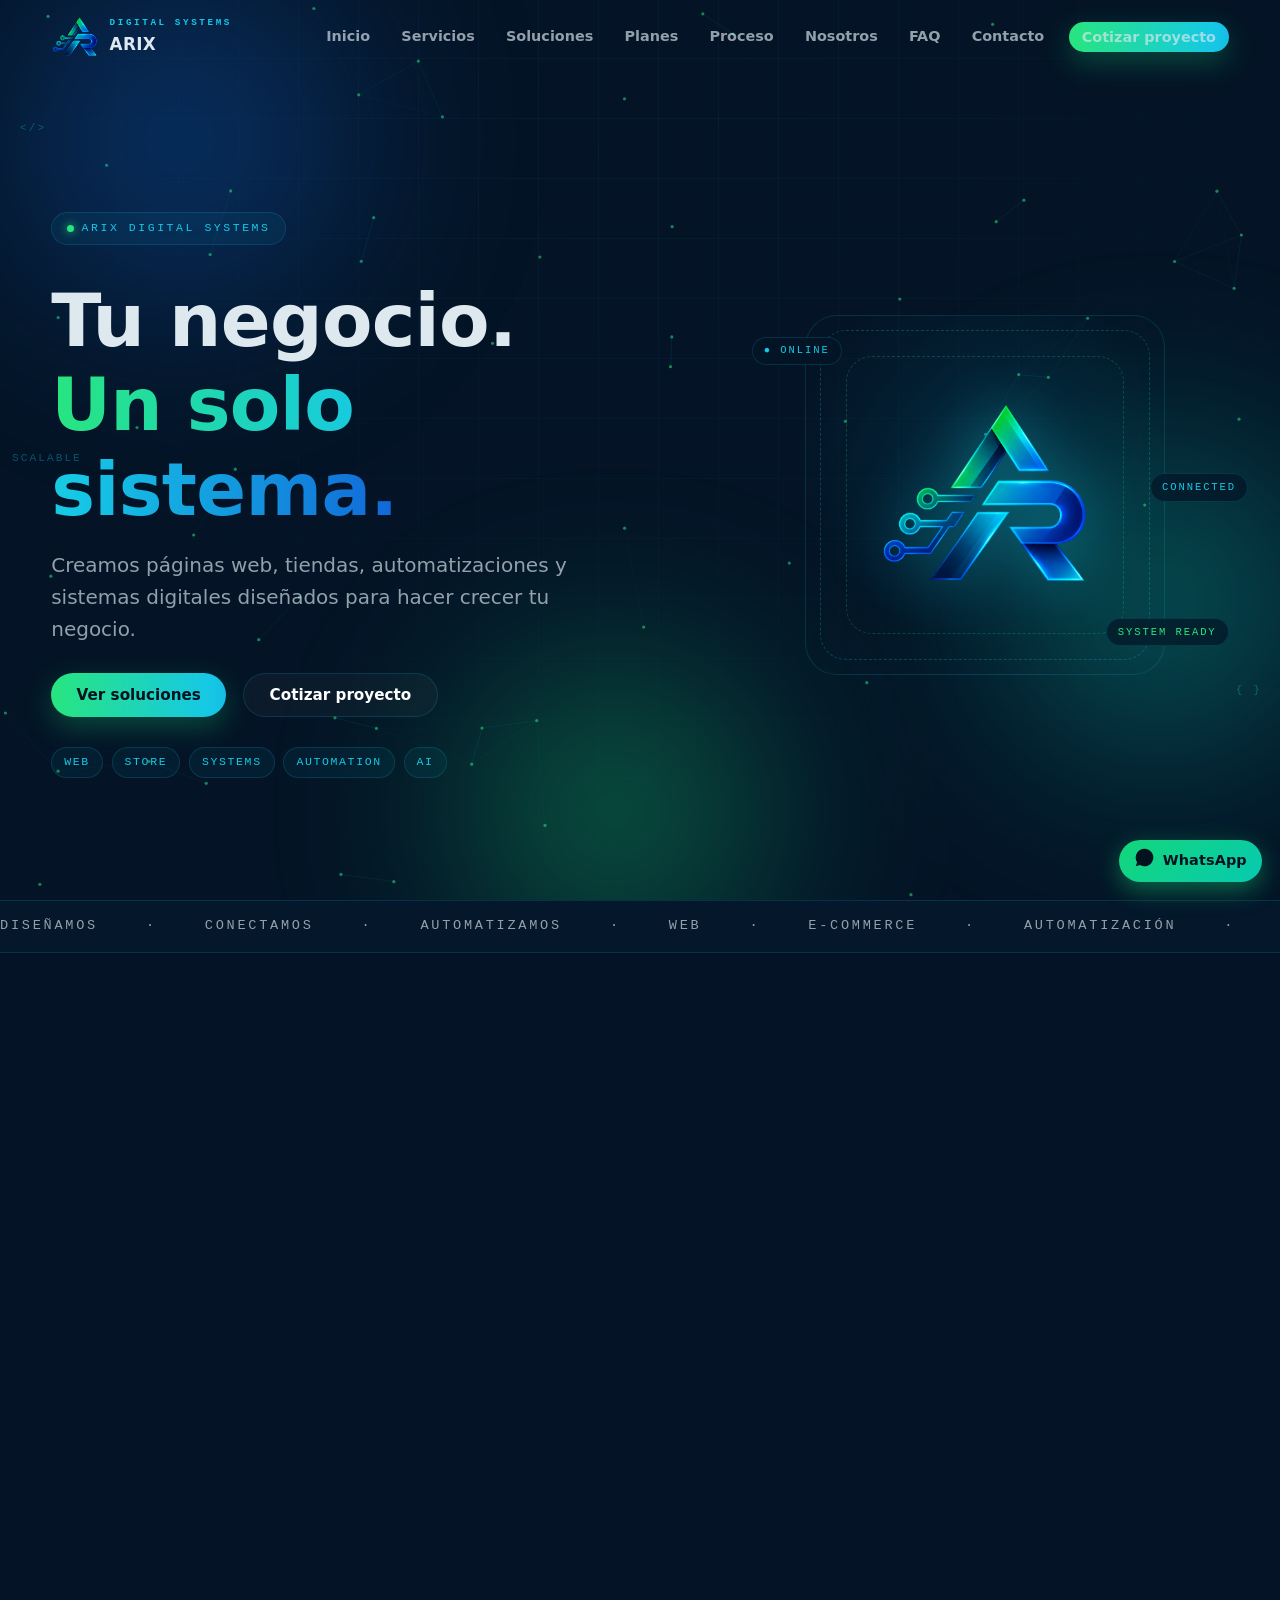
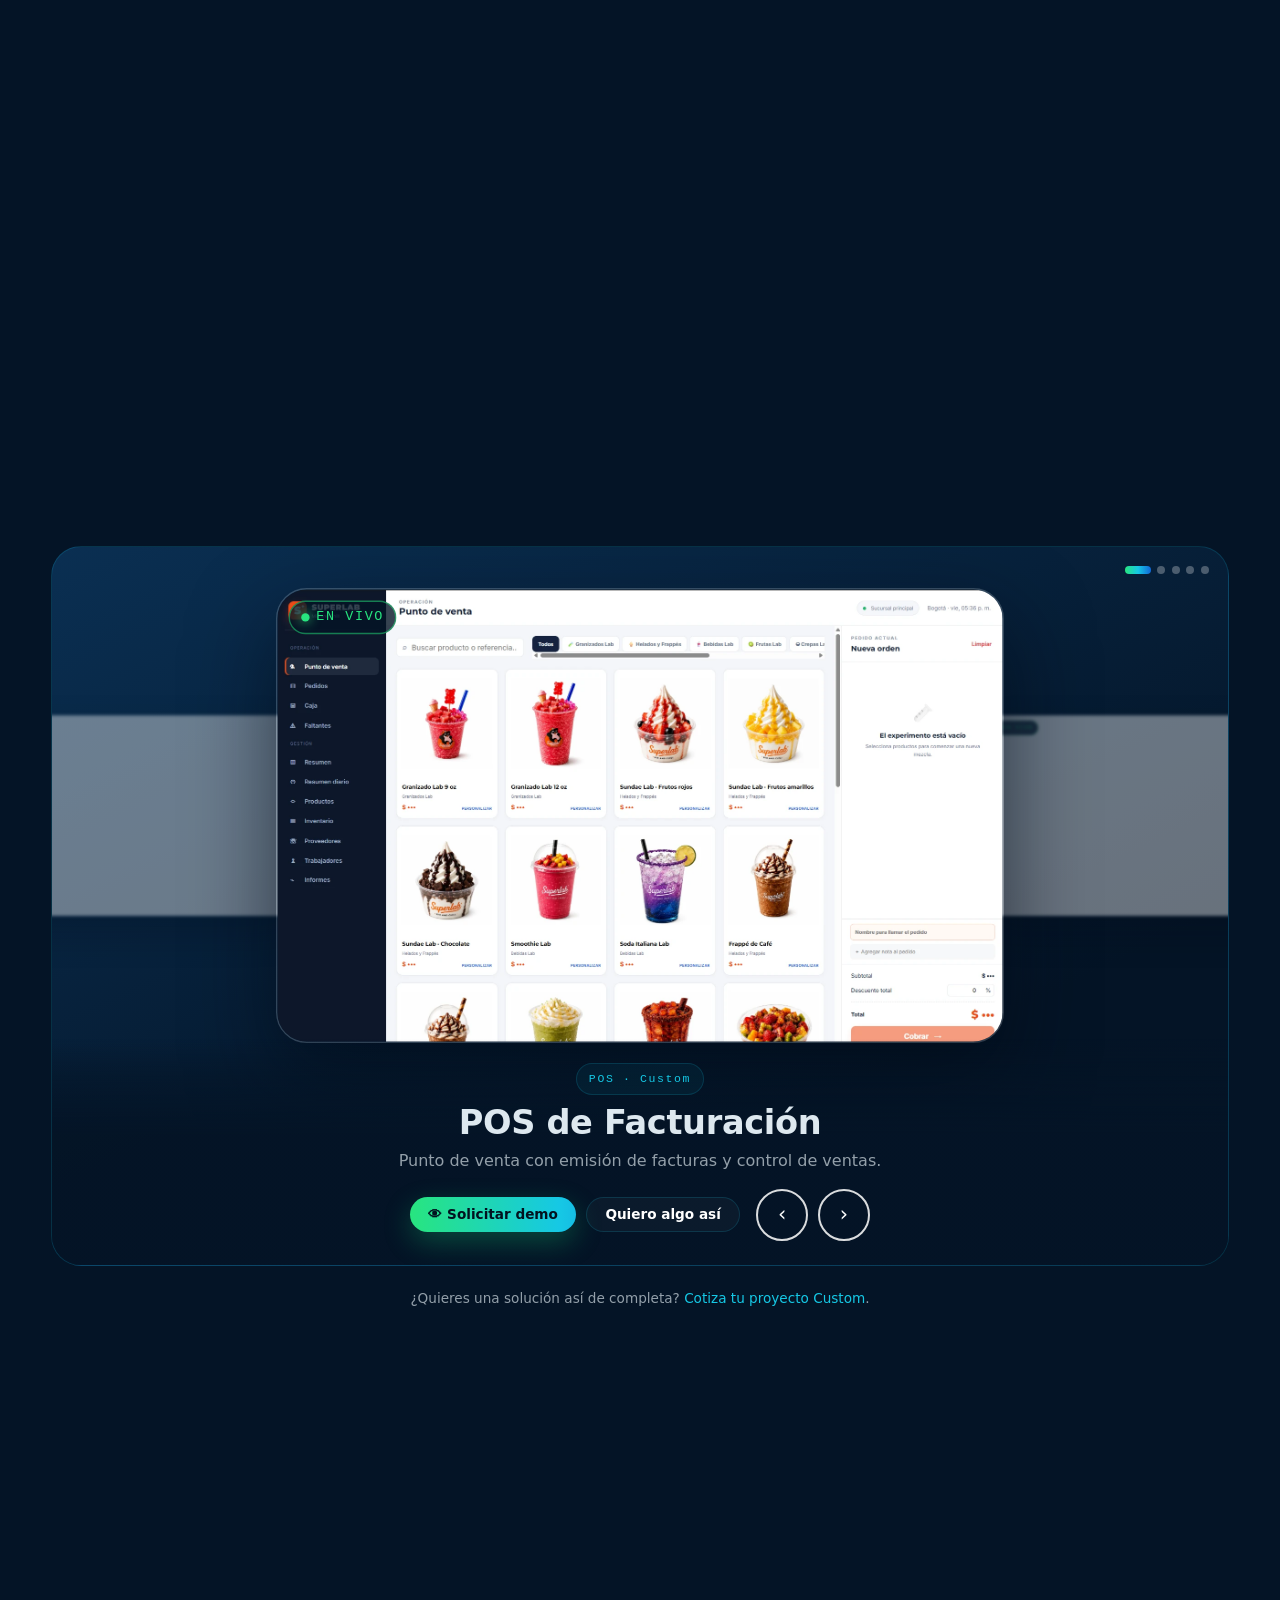
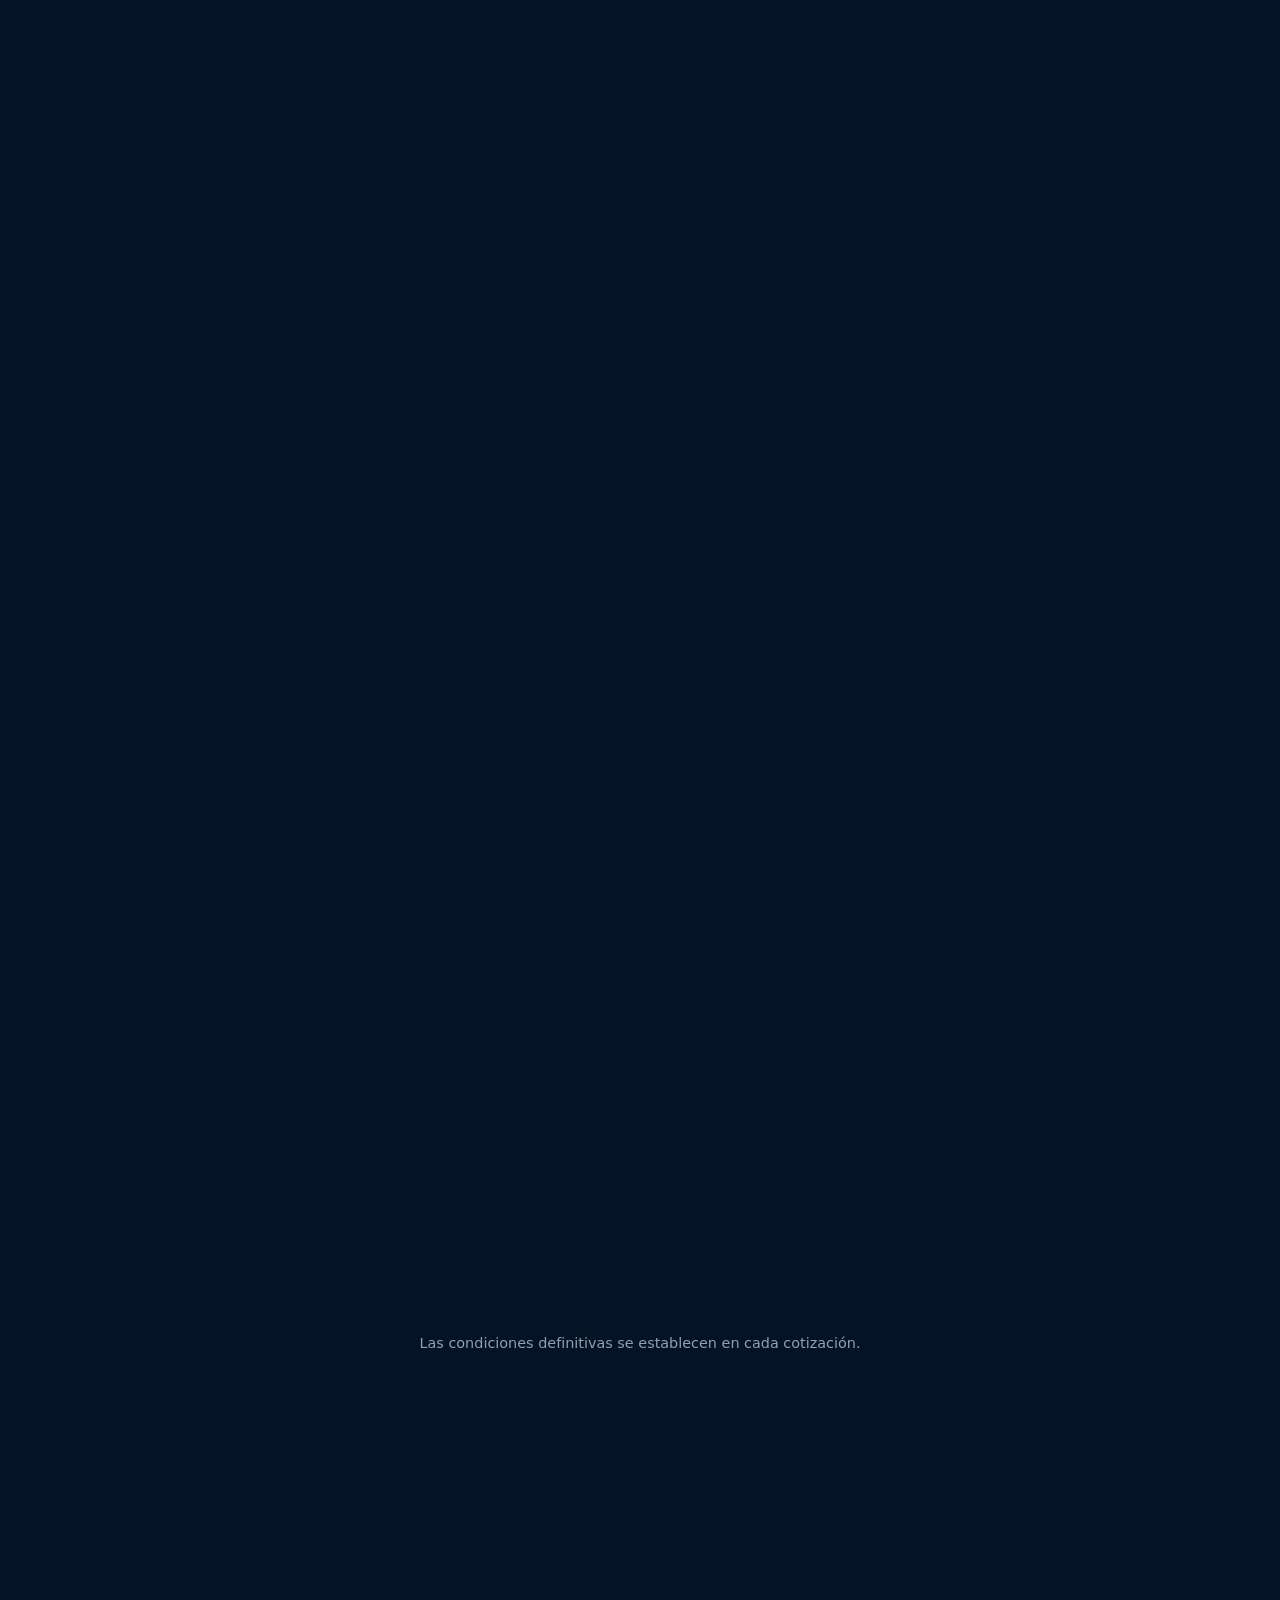
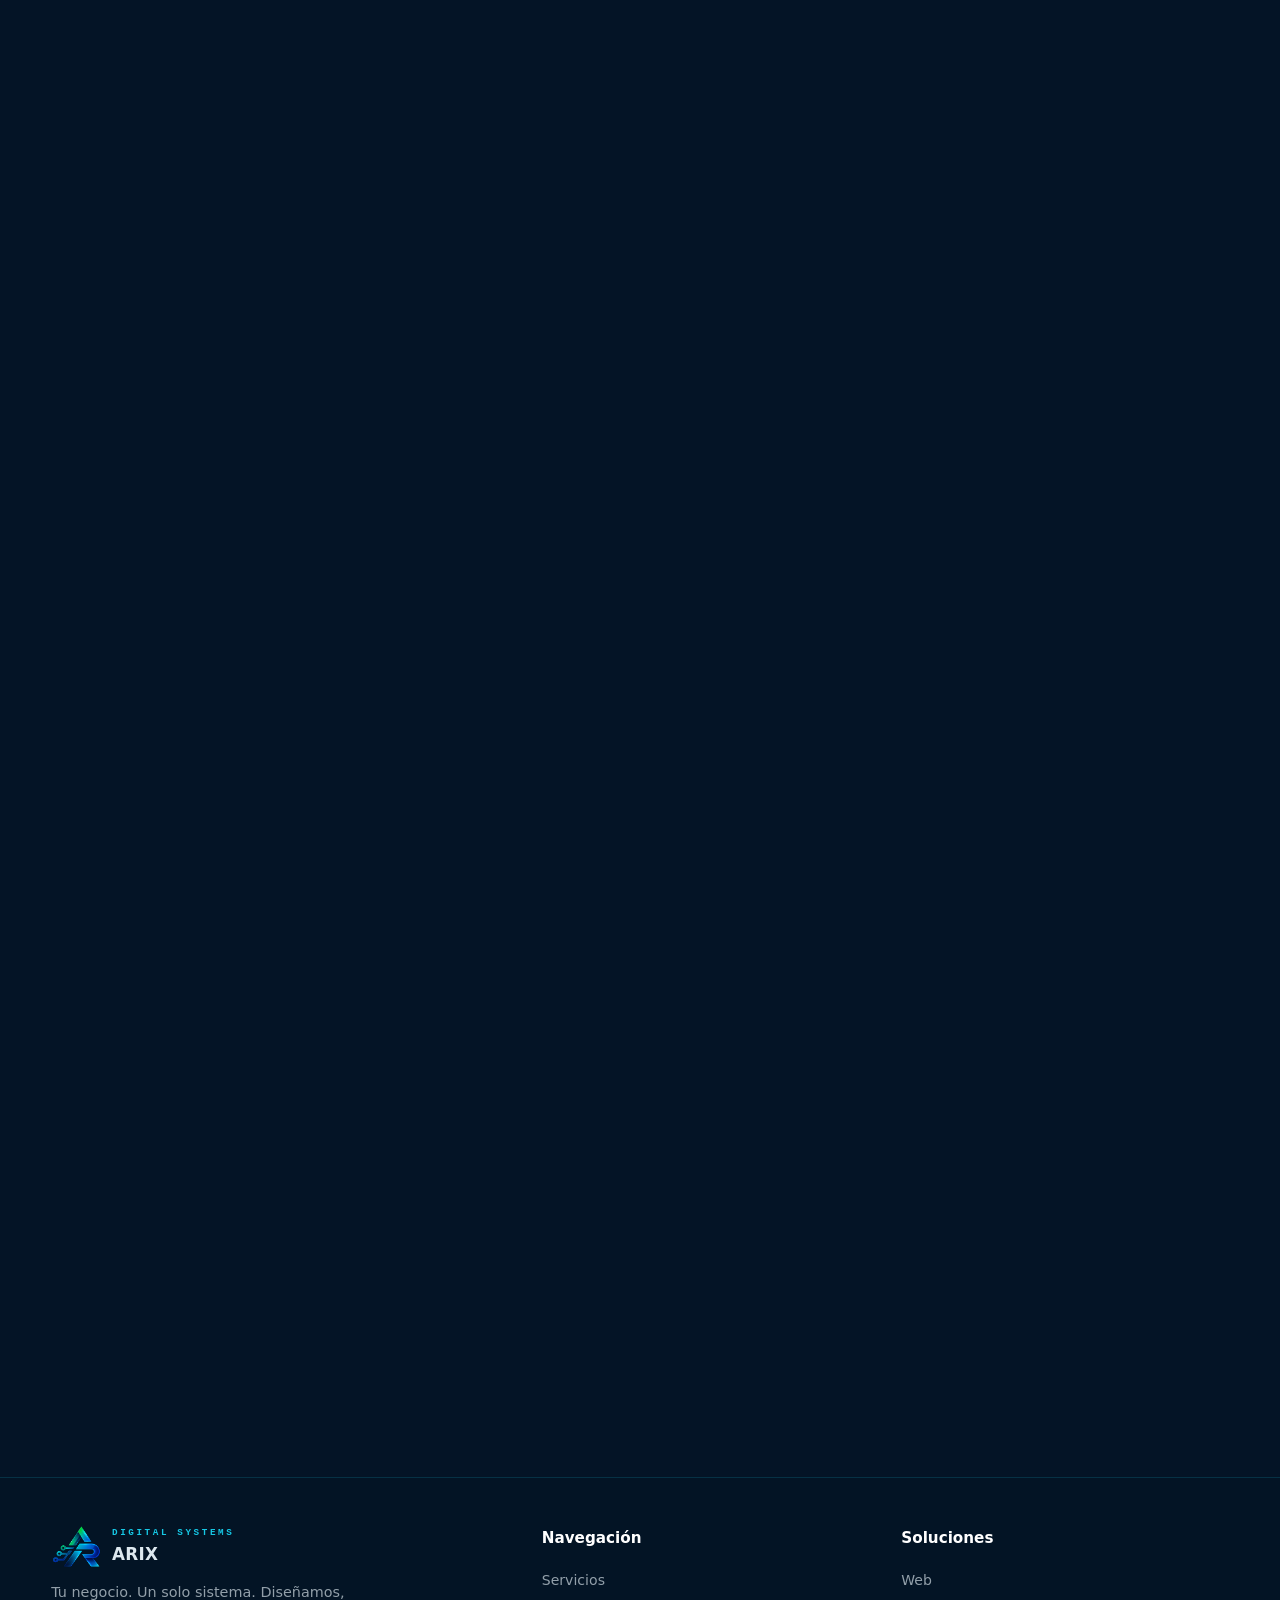
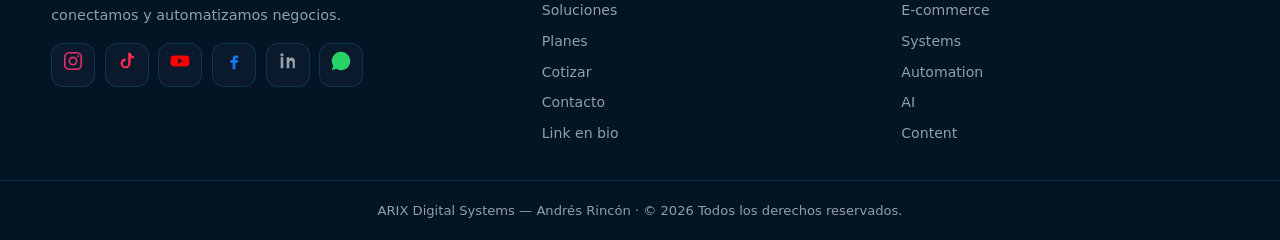
<file: index.html>
<!doctype html>
<html lang="es">
<head>
<meta charset="UTF-8" />
<meta name="viewport" content="width=device-width, initial-scale=1.0" />

<!-- ============ SEO ============ -->
<title>ARIX Digital Systems | Web, E-commerce, Automatización y Sistemas</title>
<meta name="description" content="ARIX Digital Systems crea páginas web, tiendas virtuales, sistemas empresariales, automatizaciones y soluciones digitales para negocios." />
<meta name="author" content="ARIX Digital Systems — Andrés Rincón" />
<meta name="theme-color" content="#041426" />
<link rel="canonical" href="index.html" />

<!-- Open Graph / Twitter -->
<meta property="og:type" content="website" />
<meta property="og:title" content="ARIX Digital Systems | Tu negocio. Un solo sistema." />
<meta property="og:description" content="Diseñamos, conectamos y automatizamos negocios. Web · E-commerce · Automatización · Sistemas · IA · Contenido." />
<meta property="og:image" content="assets/img/banner-arix.png" />
<meta name="twitter:card" content="summary_large_image" />
<meta name="twitter:title" content="ARIX Digital Systems" />
<meta name="twitter:description" content="Tu negocio. Un solo sistema." />

<!-- Favicon (reemplaza por tu .ico/.png cuando quieras) -->
<link rel="icon" href="assets/img/logo-arix.png" />

<link rel="stylesheet" href="assets/css/styles.css?v=27" />
</head>
<body>

<!-- ============ FONDO ============ -->
<div class="bg-layer" aria-hidden="true">
  <div class="bg-grid"></div>
  <div class="glow g1"></div><div class="glow g2"></div><div class="glow g3"></div>
  <canvas id="particles"></canvas>
</div>
<div class="deco-tag" style="top:120px;left:20px;">&lt;/&gt;</div>
<div class="deco-tag" style="bottom:200px;right:18px;">{ }</div>
<div class="deco-tag" style="top:50%;left:12px;">SCALABLE</div>

<!-- ============ NAVBAR ============ -->
<header class="nav" id="nav">
  <div class="container nav-inner">
    <a href="index.html" class="brand" aria-label="ARIX Digital Systems - Inicio">
      <img src="assets/img/logo-arix.png" alt="ARIX Digital Systems" onerror="this.style.display='none';this.nextElementSibling.style.display='grid';">
      <span class="brand-mark" style="display:none;">AR</span>
      <span class="brand-txt"><small>DIGITAL SYSTEMS</small><strong>ARIX</strong></span>
    </a>
    <nav class="nav-links" id="navLinks" aria-label="Navegación principal">
      <a href="#inicio">Inicio</a>
      <a href="#servicios">Servicios</a>
      <a href="#soluciones">Soluciones</a>
      <a href="#planes">Planes</a>
      <a href="#proceso">Proceso</a>
      <a href="#nosotros">Nosotros</a>
      <a href="#faq">FAQ</a>
      <a href="contacto.html">Contacto</a>
      <a href="cotizar.html" class="btn btn-primary btn-sm nav-cta">Cotizar proyecto</a>
    </nav>
    <button class="hamburger" id="hamburger" aria-label="Abrir menú" aria-expanded="false"><span></span><span></span><span></span></button>
  </div>
</header>

<!-- ============ HERO ============ -->
<section class="hero" id="inicio">
  <div class="container">
    <div class="hero-grid">
      <div class="hero-copy reveal">
        <span class="eyebrow">ARIX DIGITAL SYSTEMS</span>
        <h1>Tu negocio.<br><span class="grad-text">Un solo sistema.</span></h1>
        <p class="lead">Creamos páginas web, tiendas, automatizaciones y sistemas digitales diseñados para hacer crecer tu negocio.</p>
        <div class="hero-btns">
          <a href="#soluciones" class="btn btn-primary">Ver soluciones</a>
          <a href="cotizar.html" class="btn btn-ghost">Cotizar proyecto</a>
        </div>
        <div class="hero-tags">
          <span class="pill">WEB</span><span class="pill">STORE</span><span class="pill">SYSTEMS</span><span class="pill">AUTOMATION</span><span class="pill">AI</span>
        </div>
      </div>
      <div class="hero-visual reveal d2">
        <div class="ar-symbol">
          <div class="ring"></div><div class="ring ring2"></div>
          <img src="assets/img/logo-arix.png" alt="ARIX" onerror="this.style.display='none';this.nextElementSibling.style.display='block';">
          <span class="ar-text" style="display:none;">AR</span>
        </div>
        <span class="hero-badge b1">● ONLINE</span>
        <span class="hero-badge b2">SYSTEM READY</span>
        <span class="hero-badge b3">CONNECTED</span>
      </div>
    </div>
  </div>
</section>

<!-- ============ MARQUEE ============ -->
<div class="marquee" aria-hidden="true">
  <div class="marquee-track">
    <span>DISEÑAMOS</span><span>·</span><span>CONECTAMOS</span><span>·</span><span>AUTOMATIZAMOS</span><span>·</span>
    <span>WEB</span><span>·</span><span>E-COMMERCE</span><span>·</span><span>AUTOMATIZACIÓN</span><span>·</span><span>SISTEMAS</span><span>·</span><span>IA</span><span>·</span><span>CONTENIDO</span><span>·</span>
    <span>DISEÑAMOS</span><span>·</span><span>CONECTAMOS</span><span>·</span><span>AUTOMATIZAMOS</span><span>·</span>
    <span>WEB</span><span>·</span><span>E-COMMERCE</span><span>·</span><span>AUTOMATIZACIÓN</span><span>·</span><span>SISTEMAS</span><span>·</span><span>IA</span><span>·</span><span>CONTENIDO</span><span>·</span>
  </div>
</div>

<!-- ============ QUÉ HACEMOS ============ -->
<section class="section-pad" id="servicios">
  <div class="container">
    <div class="section-head center reveal">
      <span class="eyebrow">Qué hacemos</span>
      <h2 class="section-title">Más que <span class="grad-text">páginas web</span></h2>
      <p class="section-sub">Diseñamos ecosistemas digitales que conectan clientes, ventas, pedidos, información y procesos en un mismo lugar.</p>
    </div>
    <div class="grid grid-4">
      <div class="card reveal"><div class="card-icon" data-icon="web"></div><h3>Web</h3><p>Páginas web y landing pages.</p></div>
      <div class="card reveal d1"><div class="card-icon" data-icon="store"></div><h3>Store</h3><p>Tiendas y catálogos virtuales.</p></div>
      <div class="card reveal d2"><div class="card-icon" data-icon="orders"></div><h3>Orders</h3><p>Pedidos y domicilios.</p></div>
      <div class="card reveal d3"><div class="card-icon" data-icon="booking"></div><h3>Booking</h3><p>Reservas y citas.</p></div>
      <div class="card reveal"><div class="card-icon" data-icon="systems"></div><h3>Systems</h3><p>Sistemas empresariales y CRM.</p></div>
      <div class="card reveal d1"><div class="card-icon" data-icon="automation"></div><h3>Automation</h3><p>Automatización de procesos.</p></div>
      <div class="card reveal d2"><div class="card-icon" data-icon="ai"></div><h3>AI</h3><p>Soluciones con inteligencia artificial.</p></div>
      <div class="card reveal d3"><div class="card-icon" data-icon="content"></div><h3>Content</h3><p>Contenido y presencia digital.</p></div>
    </div>
  </div>
</section>

<!-- ============ PROYECTOS ARIX (desarrollos reales Custom) ============ -->
<section class="section-pad" id="proyectos">
  <div class="container">
    <div class="section-head center reveal">
      <span class="eyebrow">Proyectos</span>
      <h2 class="section-title">Lo que hemos <span class="grad-text">construido</span></h2>
      <p class="section-sub">Desarrollos a medida (Custom) creados por ARIX. Cada uno resolvió necesidades reales de un negocio.</p>
    </div>
    <div id="projectsWrap"></div>
    <p class="center" style="color:var(--text-dim);font-size:.85rem;margin-top:1.4rem;">¿Quieres una solución así de completa? <a href="cotizar.html" style="color:var(--cyan);">Cotiza tu proyecto Custom</a>.</p>
  </div>
</section>

<!-- ============ SOLUCIONES / PLANES (dinámico desde plans.js) ============ -->
<section class="section-pad" id="soluciones">
  <div class="container">
    <div class="section-head center reveal">
      <span class="eyebrow">Catálogo</span>
      <h2 class="section-title">Soluciones <span class="grad-text">ARIX</span></h2>
      <p class="section-sub">Empieza con lo que necesitas hoy. Escala cuando tu negocio lo necesite. Precios base orientativos.</p>
    </div>
    <div id="planes"></div>
    <!-- Los bloques de planes se generan aquí por JavaScript (centralizados en plans.js) -->
    <div id="solutionsWrap"></div>

    <!-- Mantenimiento -->
    <div class="solution-block reveal" id="mantenimiento">
      <div class="sol-toggle" role="button" tabindex="0" aria-expanded="false">
        <div class="sol-head"><h3><span class="sol-name">Soporte y Mantenimiento</span> <span class="pill">CARE</span></h3>
          <p>El soporte real toma tiempo: revisiones, comunicación, correcciones, respaldos y mejoras. Planes mensuales sostenibles.</p>
          <p class="sol-for"><b>Ideal para:</b> mantener tu proyecto actualizado, seguro y con soporte continuo.</p>
        </div>
        <span class="sol-toggle-btn">Ver planes <span class="chev">▾</span></span>
      </div>
      <div class="sol-plans-wrap"><div class="plans" id="carePlans"></div></div>
    </div>

    <!-- Aviso de precios -->
    <div class="notice reveal" style="margin-top:2.6rem;">
      <h3>Precios transparentes</h3>
      <p style="color:var(--text-dim);">Los valores mostrados corresponden a precios base. El costo final depende del alcance, integraciones, contenido, número de secciones, productos y funcionalidades solicitadas.</p>
      <p style="margin:1.1rem 0 .3rem;font-weight:700;">No incluidos salvo que se especifique expresamente:</p>
      <ul><li>Dominio</li><li>Hosting</li><li>Licencias</li><li>APIs</li><li>Plataformas externas</li><li>Pasarelas de pago</li><li>Pauta</li><li>Servicios de terceros</li></ul>
      <p style="font-weight:700;color:var(--cyan);">Todos los proyectos personalizados se cotizan individualmente.</p>
    </div>
  </div>
</section>

<!-- ============ SOLUCIONES POR NEGOCIO ============ -->
<section class="section-pad">
  <div class="container">
    <div class="section-head center reveal">
      <span class="eyebrow">Por tipo de negocio</span>
      <h2 class="section-title">Soluciones <span class="grad-text">por negocio</span></h2>
      <p class="section-sub">Pulsa una tarjeta y descubre qué combinación recomendaría ARIX.</p>
    </div>
    <div class="grid grid-3" id="bizGrid"></div>
    <div class="notice reveal" id="bizPanel" style="margin-top:1.4rem;">
      <h4 id="bizTitle" style="font-size:1.2rem;">Elige un tipo de negocio 👆</h4>
      <p id="bizText" style="color:var(--text-dim);">Te mostraremos las soluciones ARIX recomendadas para ese sector.</p>
      <div class="tags-row" id="bizTags"></div>
    </div>
  </div>
</section>

<!-- ============ PROCESO ============ -->
<section class="section-pad" id="proceso">
  <div class="container">
    <div class="section-head center reveal">
      <span class="eyebrow">Cómo trabajamos</span>
      <h2 class="section-title">Nuestro <span class="grad-text">proceso</span></h2>
    </div>
    <div class="timeline">
      <div class="tl-item reveal"><div class="tl-num">01</div><div class="tl-body"><h4>Descubrimiento</h4><p>Entendemos el negocio.</p></div></div>
      <div class="tl-item reveal"><div class="tl-num">02</div><div class="tl-body"><h4>Estrategia</h4><p>Definimos qué necesita.</p></div></div>
      <div class="tl-item reveal"><div class="tl-num">03</div><div class="tl-body"><h4>Diseño</h4><p>Creamos la experiencia.</p></div></div>
      <div class="tl-item reveal"><div class="tl-num">04</div><div class="tl-body"><h4>Desarrollo</h4><p>Construimos el sistema.</p></div></div>
      <div class="tl-item reveal"><div class="tl-num">05</div><div class="tl-body"><h4>Pruebas</h4><p>Validamos funcionamiento.</p></div></div>
      <div class="tl-item reveal"><div class="tl-num">06</div><div class="tl-body"><h4>Lanzamiento</h4><p>Entregamos y ponemos en marcha.</p></div></div>
      <div class="tl-item reveal"><div class="tl-num">07</div><div class="tl-body"><h4>Evolución</h4><p>Mantenimiento y nuevas funcionalidades.</p></div></div>
    </div>
  </div>
</section>

<!-- ============ FORMA DE TRABAJO ============ -->
<section class="section-pad">
  <div class="container">
    <div class="section-head center reveal">
      <span class="eyebrow">Condiciones</span>
      <h2 class="section-title">Forma de <span class="grad-text">trabajo</span></h2>
    </div>
    <div class="grid grid-3">
      <div class="card reveal"><div class="card-icon">1️⃣</div><h3>50% para iniciar</h3><p>Reservamos el proyecto y comenzamos el trabajo.</p></div>
      <div class="card reveal d1"><div class="card-icon">2️⃣</div><h3>50% antes de la entrega</h3><p>Se cancela el saldo previo a la entrega final.</p></div>
      <div class="card reveal d2"><div class="card-icon">🧩</div><h3>Proyectos grandes</h3><p>Posibilidad de dividir por etapas.</p></div>
    </div>
    <p class="section-sub center" style="margin-top:1.4rem;max-width:none;font-size:.9rem;">Las condiciones definitivas se establecen en cada cotización.</p>
  </div>
</section>

<!-- ============ SOBRE ARIX ============ -->
<section class="section-pad" id="nosotros">
  <div class="container">
    <div class="about-grid">
      <div class="reveal">
        <span class="eyebrow">Sobre ARIX</span>
        <h2 class="section-title">Tecnología pensada para <span class="grad-text">negocios reales</span></h2>
        <p style="color:var(--text-dim);margin-top:1rem;">ARIX Digital Systems nace con la visión de simplificar la transformación digital de emprendedores y empresas. Creamos soluciones que no solamente se ven bien: están diseñadas para organizar, vender, automatizar y hacer crecer.</p>
      </div>
      <div class="founder reveal d2">
        <div class="avatar"><img src="assets/img/logo-arix.png" alt="ARIX" onerror="this.parentElement.textContent='AR';"></div>
        <h4>Andrés Rincón</h4>
        <div class="role">FUNDADOR / DIGITAL SOLUTIONS</div>
      </div>
    </div>

    <div class="section-head center reveal" style="margin-top:4rem;">
      <span class="eyebrow">Ventajas</span>
      <h2 class="section-title">¿Por qué <span class="grad-text">ARIX?</span></h2>
    </div>
    <div class="benefits">
      <div class="card reveal"><div class="card-icon">📈</div><h3>Soluciones escalables</h3><p>Empieza pequeño y crece con tecnología a tu ritmo.</p></div>
      <div class="card reveal d1"><div class="card-icon">✨</div><h3>Diseño moderno</h3><p>Interfaces limpias, premium y profesionales.</p></div>
      <div class="card reveal d2"><div class="card-icon">🤝</div><h3>Atención personalizada</h3><p>Acompañamiento humano en cada etapa.</p></div>
      <div class="card reveal"><div class="card-icon">💰</div><h3>Precios claros</h3><p>Valores base transparentes y sin sorpresas.</p></div>
      <div class="card reveal d1"><div class="card-icon">🧩</div><h3>Tecnología adaptable</h3><p>Soluciones que se ajustan a tu negocio.</p></div>
      <div class="card reveal d2"><div class="card-icon">🛠️</div><h3>Acompañamiento</h3><p>Soporte y mantenimiento continuo.</p></div>
    </div>

    <div class="metrics" style="margin-top:3rem;">
      <div class="metric glass reveal"><div class="m-num" data-count="100" data-suffix="%">0%</div><div class="m-label">Responsive</div></div>
      <div class="metric glass reveal d1"><div class="m-num" style="font-size:clamp(1.1rem,3vw,1.6rem);">Escalables</div><div class="m-label">Soluciones</div></div>
      <div class="metric glass reveal d2"><div class="m-num" style="font-size:clamp(1.1rem,3vw,1.6rem);">Diseño + Tech</div><div class="m-label">En cada proyecto</div></div>
      <div class="metric glass reveal d3"><div class="m-num" style="font-size:clamp(1.1rem,3vw,1.6rem);">Humano</div><div class="m-label">Soporte real</div></div>
    </div>
  </div>
</section>
<!-- ============ FAQ ============ -->
<section class="section-pad" id="faq">
  <div class="container" style="max-width:820px;">
    <div class="section-head center reveal">
      <span class="eyebrow">Preguntas frecuentes</span>
      <h2 class="section-title">Resolvemos tus <span class="grad-text">dudas</span></h2>
    </div>
    <div class="faq-list" id="faqList"></div>
  </div>
</section>

<!-- ============ CTA FINAL ============ -->
<section class="section-pad">
  <div class="container">
    <div class="cta-final reveal">
      <h2>¿Tienes una idea? <span class="grad-text">Hagámosla sistema.</span></h2>
      <p>Cuéntanos qué necesitas y te ayudamos a definir la solución adecuada para tu negocio.</p>
      <div class="cta-btns">
        <a href="cotizar.html" class="btn btn-primary">Cotizar mi proyecto</a>
        <a href="contacto.html" class="btn btn-ghost">Hablar con ARIX</a>
      </div>
    </div>
  </div>
</section>

<!-- ============ FOOTER ============ -->
<footer>
  <div class="container">
    <div class="footer-grid">
      <div class="footer-brand">
        <a href="index.html" class="brand"><img src="assets/img/logo-arix.png" alt="ARIX Digital Systems" onerror="this.style.display='none';this.nextElementSibling.style.display='grid';"><span class="brand-mark" style="display:none;">AR</span><span class="brand-txt"><small>DIGITAL SYSTEMS</small><strong>ARIX</strong></span></a>
        <p>Tu negocio. Un solo sistema. Diseñamos, conectamos y automatizamos negocios.</p>
        <div class="socials" style="margin-top:1rem;">
          <a class="social-ic" data-social="instagram" aria-label="Instagram"><span data-icon="instagram"></span></a>
          <a class="social-ic" data-social="tiktok" aria-label="TikTok"><span data-icon="tiktok"></span></a>
          <a class="social-ic" data-social="youtube" aria-label="YouTube"><span data-icon="youtube"></span></a>
          <a class="social-ic" data-social="facebook" aria-label="Facebook"><span data-icon="facebook"></span></a>
          <a class="social-ic" data-social="linkedin" aria-label="LinkedIn"><span data-icon="linkedin"></span></a>
          <a class="social-ic" data-wa aria-label="WhatsApp"><span data-icon="whatsapp"></span></a>
        </div>
      </div>
      <div class="footer-col">
        <h5>Navegación</h5>
        <a href="#servicios">Servicios</a><a href="#soluciones">Soluciones</a><a href="#planes">Planes</a>
        <a href="cotizar.html">Cotizar</a><a href="contacto.html">Contacto</a><a href="links.html">Link en bio</a>
      </div>
      <div class="footer-col">
        <h5>Soluciones</h5>
        <a href="#soluciones">Web</a><a href="#soluciones">E-commerce</a><a href="#soluciones">Systems</a>
        <a href="#soluciones">Automation</a><a href="#soluciones">AI</a><a href="#soluciones">Content</a>
      </div>
    </div>
  </div>
  <div class="footer-bottom">ARIX Digital Systems — Andrés Rincón · © <span id="year"></span> Todos los derechos reservados.</div>
</footer>

<!-- WhatsApp flotante -->
<a class="wa-float" data-wa aria-label="Escribir por WhatsApp"><span data-icon="whatsapp"></span><span class="wa-label">WhatsApp</span></a>

<!-- ============ DATOS DE PÁGINA (FAQ) ============ -->
<script>
/* FAQs de esta página (app.js las renderiza en #faqList) */
const FAQS = [
  ["¿Cuánto cuesta una página?","Nuestros planes web inician en $650.000 COP (Start), $1.200.000 COP (Pro) y desde $2.000.000 COP para proyectos Custom. Son valores base orientativos."],
  ["¿El hosting está incluido?","No, salvo que se especifique. Dominio, hosting y licencias suelen ser costos externos que puedes contratar por separado."],
  ["¿Puedo pagar por partes?","Sí. Normalmente 50% para iniciar y 50% antes de la entrega. En proyectos grandes se puede dividir por etapas; las condiciones se definen en cada cotización."],
  ["¿Qué pasa después de entregar la página?","Puedes solicitar cambios puntuales o contratar un plan de mantenimiento mensual (Care, Care Pro o Business Care)."],
  ["¿Puedo contratar mantenimiento?","Sí. Contamos con planes mensuales desde $220.000 COP con revisiones, soporte y actualizaciones."],
  ["¿Puedo comenzar con un plan y mejorarlo?","Claro. Nuestras soluciones son escalables: empieza con lo esencial y suma módulos e integraciones cuando lo necesites."],
  ["¿Cuánto cuestan los cambios?","Los cambios pequeños se incluyen según tu plan de mantenimiento. Fuera de plan, la hora adicional de desarrollo/soporte es desde $80.000 COP, y el soporte urgente fuera de horario desde $120.000 COP."],
  ["¿Pueden hacer sistemas personalizados?","Sí. Desarrollamos CRM, inventarios, cotizaciones, paneles administrativos y sistemas empresariales a la medida."],
  ["¿Puedo conectar WhatsApp?","Sí. Integramos botones y flujos de WhatsApp en webs, tiendas, pedidos y reservas."],
  ["¿Puedo agregar pagos posteriormente?","Sí. Puedes iniciar sin pagos en línea e integrarlos después con proveedores compatibles."],
  ["¿Los precios son finales?","Son precios base orientativos. El costo final depende del alcance, integraciones, contenido, número de secciones, productos y funcionalidades."]
];

/* Datos de "Soluciones por negocio" */
const BIZ = {
  belleza:      { t:"Belleza", d:"Combinación ideal para salones, spas y profesionales de la belleza.", tags:["Web Pro","Booking Pro","Store Start","CRM Start"] },
  restaurantes: { t:"Restaurantes", d:"Todo para vender comida en línea y gestionar entregas.", tags:["Catalog Pro","Orders Pro","Delivery Pro","Content Pro"] },
  moda:         { t:"Moda", d:"Vende tu colección con una tienda completa y control de inventario.", tags:["Store Pro","Inventario","Pagos compatibles","Brand Pro"] },
  profesionales:{ t:"Profesionales", d:"Marca personal sólida con agenda para tus servicios.", tags:["Web Pro","Booking Start","Brand Pro","AI Start"] },
  comercios:    { t:"Comercios", d:"Digitaliza tu comercio con ventas e inventario.", tags:["Store Start","Inventario","Orders Start","Care Pro"] },
  empresas:     { t:"Empresas", d:"Ecosistema empresarial completo y automatizado.", tags:["Web Custom","CRM Pro","Automation Pro","Business Pro"] }
};

/* ============================================================
   PROYECTOS ARIX (desarrollos reales, todos Custom)
   ------------------------------------------------------------
   - url:  enlace al proyecto/demo en vivo (deja "" si aún no).
   - img:  ruta a una captura (ej. "assets/img/proyecto-pos.png").
           Si hay img, se muestra como portada; si no, un fondo con degradado.
   Cuando pongas url o img, aparece el botón "Ver ejemplo".
   ============================================================ */
const PROJECTS = [
  {
    title: "POS de Facturación",
    tag: "POS · Custom",
    ghost: "POS",
    desc: "Punto de venta con emisión de facturas y control de ventas.",
    thumb: "p3", url: "", img: "assets/img/proyecto-pos.webp"
  },
  {
    title: "Dulcemanía · Tienda Virtual",
    tag: "E-commerce · Custom",
    ghost: "TIENDA",
    desc: "Tienda en línea completa con carrito, catálogo y proceso de compra.",
    thumb: "p2", url: "https://dulcemaniaoficial.com", img: ""
  },
  {
    title: "Val y Sheló · Catálogo Digital",
    tag: "Catálogo · Custom",
    ghost: "CATÁLOGO",
    desc: "Catálogo digital con categorías y productos; los pedidos se envían directo a WhatsApp.",
    thumb: "p4", url: "https://afeliperincons1803.github.io/CATAOLOGO-VAL-SHELO/", img: ""
  },
  {
    title: "Sistema de Reportes",
    tag: "Reportes · Custom",
    ghost: "REPORTES",
    desc: "Centro de mando de ventas por tienda, caja y método de pago, en tiempo real.",
    thumb: "p6", url: "", img: "assets/img/proyecto-reportes.png"
  },
  {
    title: "MAVA · POS + Inventario + Tienda + Envíos",
    tag: "Proyecto insignia · Custom",
    ghost: "SISTEMA",
    desc: "El más completo: POS con facturación, gestor de inventario, tienda virtual y automatización de envíos que genera la etiqueta lista para pegar en el paquete. Con acceso por roles (admin y trabajador).",
    thumb: "p1", url: "https://mavaviralconcept.com", img: "", featured: true
  }
];
</script>

<script src="assets/js/plans.js?v=6"></script>
<script src="assets/js/app.js?v=10"></script>
<script>
/* ============================================================
   Render dinámico de la página principal (usa plans.js)
   Genera todos los bloques de soluciones/planes desde una
   única fuente de datos → nunca duplicamos precios.
   ============================================================ */
(function(){
  const wrap = document.getElementById("solutionsWrap");

  var firstService = Object.keys(PLANS)[0];
  Object.keys(PLANS).forEach(function(service, si){
    const s = PLANS[service];
    const numTxt = String(si + 1).padStart(2, "0");
    const isOpen = (service === firstService); // primer servicio abierto por defecto
    const block = document.createElement("div");
    block.className = "solution-block reveal" + (isOpen ? " open" : "");

    let cards = "";
    ["start","pro","custom"].forEach(function(lvl, li){
      const p = s.plans[lvl]; if (!p) return;
      const priceTxt = typeof p.price === "number" ? formatCOP(p.price) : p.price;
      const featured = !!p.badge;
      const btnClass = featured ? "btn btn-primary btn-block" : "btn btn-ghost btn-block";
      const btnLabel = lvl === "custom" ? "Solicitar cotización" : "Elegir " + (lvl === "start" ? "Start" : "Pro");
      var exUrl = exampleFor(service, lvl);
      var exBtn = exUrl ? '<a class="btn btn-ghost btn-block" style="margin-top:.6rem;" href="' + exUrl + '" target="_blank" rel="noopener">👁 Ver ejemplo</a>' : '';
      cards +=
        '<div class="plan' + (featured ? ' featured' : '') + '">' +
          (featured ? '<span class="plan-tag">' + p.badge + '</span>' : '') +
          '<h3>' + p.name + '</h3>' +
          '<div class="price">' + priceTxt + '</div>' +
          '<ul class="plan-features">' + p.includes.slice(0,8).map(function(i){ return '<li>' + i + '</li>'; }).join("") + '</ul>' +
          '<a class="' + btnClass + '" href="plan.html?service=' + service + '&plan=' + lvl + '">' + btnLabel + '</a>' +
          exBtn +
        '</div>';
    });

    var forWho = s.forWho ? '<p class="sol-for"><b>Ideal para:</b> ' + s.forWho + '</p>' : '';
    var cases = (typeof casesFor === "function") ? casesFor(service) : [];
    var chips = cases.length ? '<div class="ex-chips">' + cases.map(function(c){ return '<span class="ex-chip">' + c + '</span>'; }).join('') + '</div>' : '';
    block.innerHTML =
      '<div class="sol-toggle" role="button" tabindex="0" aria-expanded="' + (isOpen ? 'true' : 'false') + '">' +
        '<div class="sol-head">' +
          '<h3><span class="sol-num">' + numTxt + '</span> <span class="sol-name">' + s.label + '</span> <span class="pill">' + s.tag + '</span></h3>' +
          '<p>' + s.intro + '</p>' + forWho + chips +
        '</div>' +
        '<span class="sol-toggle-btn">Ver planes y precios <span class="chev">▾</span></span>' +
      '</div>' +
      '<div class="sol-plans-wrap"><div class="plans">' + cards + '</div></div>';
    wrap.appendChild(block);
    if (window.__arixReveal) window.__arixReveal.observe(block);
  });

  /* Mantenimiento pasa a ser el último bloque DENTRO del mismo contenedor,
     para que se apile sobre el servicio 12 y suelte antes del aviso de precios. */
  var careBlock = document.getElementById("mantenimiento");
  if (careBlock && wrap) wrap.appendChild(careBlock);

  /* Acordeón: apertura/cierre suave animando la altura real (scrollHeight).
     Incluye el bloque de Mantenimiento. Respeta prefers-reduced-motion. */
  var reduceMo = window.matchMedia('(prefers-reduced-motion: reduce)').matches;
  document.querySelectorAll('.sol-toggle').forEach(function(t){
    var blk = t.closest('.solution-block');
    var wrap = blk.querySelector('.sol-plans-wrap');
    if (!wrap) return;

    // Deja la altura fija en los que ya empiezan abiertos
    if (blk.classList.contains('open')){
      wrap.style.maxHeight = reduceMo ? 'none' : (wrap.scrollHeight + 'px');
    }
    // Al terminar de abrir: sin límite de altura y sin recorte (necesario para el sticky)
    wrap.addEventListener('transitionend', function(e){
      if (e.propertyName === 'max-height' && blk.classList.contains('open')){
        wrap.style.maxHeight = 'none';
      }
    });

    function setOpen(open){
      blk.classList.toggle('open', open);
      t.setAttribute('aria-expanded', open ? 'true' : 'false');
      if (reduceMo){ wrap.style.maxHeight = open ? 'none' : '0px'; return; }
      if (open){
        wrap.style.maxHeight = wrap.scrollHeight + 'px';
      } else {
        // fija la altura actual y luego colapsa (transición al revés)
        wrap.style.maxHeight = wrap.scrollHeight + 'px';
        void wrap.offsetHeight; // reflow
        requestAnimationFrame(function(){ wrap.style.maxHeight = '0px'; });
      }
    }
    function toggle(){ setOpen(!blk.classList.contains('open')); }
    t.addEventListener('click', toggle);
    t.addEventListener('keydown', function(e){
      if (e.key === 'Enter' || e.key === ' '){ e.preventDefault(); toggle(); }
    });
  });

  /* Mantenimiento (CARE_PLANS) */
  const careWrap = document.getElementById("carePlans");
  CARE_PLANS.forEach(function(c, ci){
    const priceTxt = (typeof c.price === "number" ? formatCOP(c.price) : c.price);
    const featured = !!c.badge;
    careWrap.innerHTML +=
      '<div class="plan' + (featured ? ' featured' : '') + '">' +
        (featured ? '<span class="plan-tag">' + c.badge + '</span>' : '') +
        '<h3>' + c.name + '</h3>' +
        '<div class="price">' + priceTxt + ' <small>' + c.per + '</small></div>' +
        '<ul class="plan-features">' + c.features.map(function(f){ return '<li>' + f + '</li>'; }).join("") + '</ul>' +
        '<a class="' + (featured ? 'btn btn-primary' : 'btn btn-ghost') + ' btn-block" href="contacto.html">Contratar</a>' +
      '</div>';
  });

  /* Soluciones por negocio */
  const bizGrid = document.getElementById("bizGrid");
  const bizIcons = { belleza:"✂️", restaurantes:"🍽️", moda:"👗", profesionales:"💼", comercios:"🏪", empresas:"🏢" };
  Object.keys(BIZ).forEach(function(key){
    const b = BIZ[key];
    const card = document.createElement("button");
    card.className = "card reveal"; card.type = "button"; card.style.textAlign = "left"; card.style.cursor = "pointer";
    card.innerHTML = '<div class="card-icon">' + bizIcons[key] + '</div><h3>' + b.t + '</h3><p>' + b.d + '</p>';
    bizGrid.appendChild(card);
    if (window.__arixReveal) window.__arixReveal.observe(card);
    card.addEventListener("click", function(){
      document.getElementById("bizTitle").textContent = "Recomendado para: " + b.t;
      document.getElementById("bizText").textContent = b.d;
      document.getElementById("bizTags").innerHTML = b.tags.map(function(t){ return '<span class="pill">' + t + '</span>'; }).join("");
      document.getElementById("bizPanel").scrollIntoView({ behavior:"smooth", block:"nearest" });
    });
  });

  /* ============================================================
     Proyectos ARIX — CARRUSEL
     La tarjeta activa se ve grande al centro; las otras quedan
     pequeñas y difuminadas a los lados. Flechas, puntos y swipe.
     ============================================================ */
  var projWrap = document.getElementById("projectsWrap");
  if (projWrap && typeof PROJECTS !== "undefined" && PROJECTS.length){
    var PCAR_BG = [
      'linear-gradient(155deg,#0a2f52,#041426 72%)',
      'linear-gradient(155deg,#08403a,#041426 72%)',
      'linear-gradient(155deg,#0b2d63,#041426 72%)',
      'linear-gradient(155deg,#0d3b52,#041426 72%)'
    ];
    var pn = PROJECTS.length, activo = 0, bloqueo = false;

    var tarjetas = PROJECTS.map(function(pr, i){
      var dentro, extra = '';
      if (pr.url){
        // Previsualización EN VIVO del sitio (iframe escalado, no interactivo)
        dentro = '<div class="pcar-frame"><iframe src="' + pr.url + '" title="Vista previa de ' + pr.title + '" loading="lazy" scrolling="no" referrerpolicy="no-referrer"></iframe></div>';
      } else if (pr.img){
        // Muestra la captura; si aún no existe el archivo, cae al panel de degradado
        dentro = '<img class="pc-shot" src="' + pr.img + '" alt="' + pr.title + '" loading="lazy" data-name="' + pr.title + '" data-thumb="' + (pr.thumb || 'p1') + '">';
      } else {
        dentro = '<span class="pc-name">' + pr.title + '</span>';
        extra = ' port-thumb ' + (pr.thumb || 'p1');
      }
      // Etiqueta EN VIVO en TODAS las tarjetas
      dentro += '<span class="pcar-live"><span class="dot"></span>EN VIVO</span>';
      return '<div class="pcar-item' + extra + '" data-idx="' + i + '">' + dentro + '</div>';
    }).join('');

    projWrap.innerHTML =
      '<div class="pcar" id="pcar">' +
        '<div class="pcar-ghost" id="pcarGhost">PROYECTOS</div>' +
        '<div class="pcar-dots" id="pcarDots"></div>' +
        '<div class="pcar-stage">' + tarjetas + '</div>' +
        '<div class="pcar-ui">' +
          '<div class="pcar-info">' +
            '<span class="pill" id="pcarTag"></span>' +
            '<h3 id="pcarTitle"></h3>' +
            '<p id="pcarDesc"></p>' +
          '</div>' +
          '<div class="pcar-foot">' +
            '<div class="pcar-actions" id="pcarActions"></div>' +
            '<div class="pcar-nav">' +
              '<button class="pcar-btn" id="pcarPrev" aria-label="Proyecto anterior">‹</button>' +
              '<button class="pcar-btn" id="pcarNext" aria-label="Siguiente proyecto">›</button>' +
            '</div>' +
          '</div>' +
        '</div>' +
      '</div>';

    var pcar = document.getElementById('pcar');
    var pitems = projWrap.querySelectorAll('.pcar-item');
    var pdots = document.getElementById('pcarDots');

    // Respaldo: si una captura aún no existe, mostrar el panel de degradado + nombre
    projWrap.querySelectorAll('img.pc-shot').forEach(function(img){
      img.addEventListener('error', function(){
        var item = img.closest('.pcar-item');
        item.classList.add('port-thumb', img.getAttribute('data-thumb') || 'p1');
        var name = img.getAttribute('data-name') || '';
        img.remove();
        var span = document.createElement('span'); span.className = 'pc-name'; span.textContent = name;
        item.insertBefore(span, item.firstChild);
      });
    });
    PROJECTS.forEach(function(){ pdots.innerHTML += '<span class="pcar-dot"></span>'; });

    function pintar(){
      var L = (activo + pn - 1) % pn, R = (activo + 1) % pn;
      Array.prototype.forEach.call(pitems, function(el, i){
        var rol = i === activo ? 'center' : (i === L ? 'left' : (i === R ? 'right' : 'back'));
        el.setAttribute('data-role', rol);
      });
      var pr = PROJECTS[activo];
      pcar.style.background = PCAR_BG[activo % PCAR_BG.length];
      document.getElementById('pcarGhost').textContent = pr.ghost || (pr.tag || 'PROYECTO').split('·')[0].trim();
      document.getElementById('pcarTag').textContent = pr.tag;
      document.getElementById('pcarTitle').textContent = pr.title;
      document.getElementById('pcarDesc').textContent = pr.desc;
      var acc = '';
      if (pr.url){
        // Proyecto con sitio público: abre el sitio real
        acc += '<a class="btn btn-primary btn-sm" href="' + pr.url + '" target="_blank" rel="noopener">👁 Ver ejemplo</a>';
      } else {
        // Sistema privado (necesita login): pedir demo por WhatsApp
        var waMsg = 'Hola ARIX Digital Systems, quisiera ver el ejemplo / solicitar una demo de: ' + pr.title + '.';
        var waUrl = (typeof waLink === 'function') ? waLink(waMsg) : null;
        if (waUrl) acc += '<a class="btn btn-primary btn-sm" href="' + waUrl + '" target="_blank" rel="noopener">👁 Solicitar demo</a>';
        else acc += '<a class="btn btn-primary btn-sm" href="contacto.html">👁 Solicitar demo</a>';
      }
      acc += '<a class="btn btn-ghost btn-sm" href="cotizar.html">Quiero algo así</a>';
      document.getElementById('pcarActions').innerHTML = acc;
      Array.prototype.forEach.call(pdots.children, function(d, i){ d.classList.toggle('on', i === activo); });
    }
    function mover(dir){
      if (bloqueo) return; bloqueo = true;
      activo = (activo + (dir === 'next' ? 1 : pn - 1)) % pn;
      pintar();
      setTimeout(function(){ bloqueo = false; }, 650);
    }
    document.getElementById('pcarNext').addEventListener('click', function(){ mover('next'); });
    document.getElementById('pcarPrev').addEventListener('click', function(){ mover('prev'); });
    Array.prototype.forEach.call(pitems, function(el){
      el.addEventListener('click', function(){
        var r = el.getAttribute('data-role');
        if (r === 'left') mover('prev'); else if (r === 'right' || r === 'back') mover('next');
      });
    });
    // Swipe en móvil
    var sx = null;
    pcar.addEventListener('touchstart', function(e){ sx = e.touches[0].clientX; }, { passive:true });
    pcar.addEventListener('touchend', function(e){
      if (sx === null) return;
      var dx = e.changedTouches[0].clientX - sx;
      if (Math.abs(dx) > 45) mover(dx < 0 ? 'next' : 'prev');
      sx = null;
    }, { passive:true });
    pintar();
  }

})();
</script>
</body>
</html>
</file>
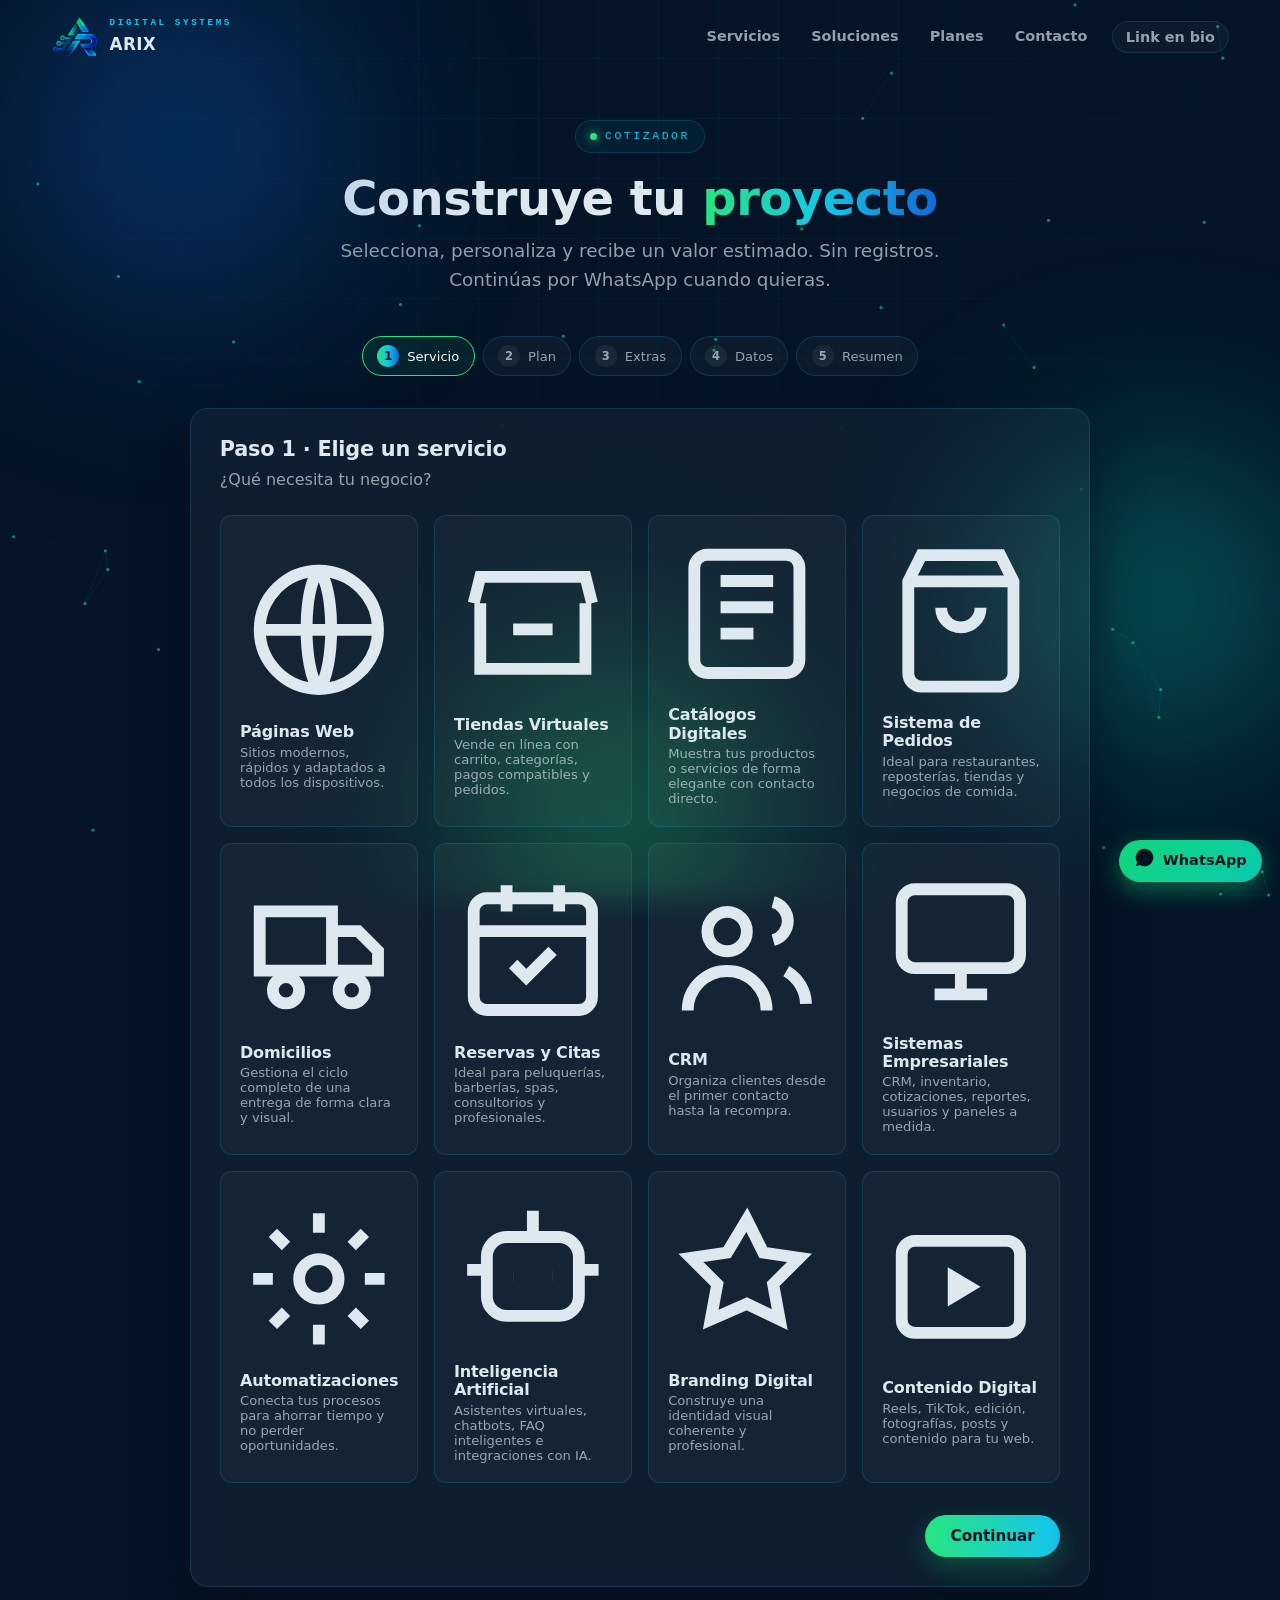
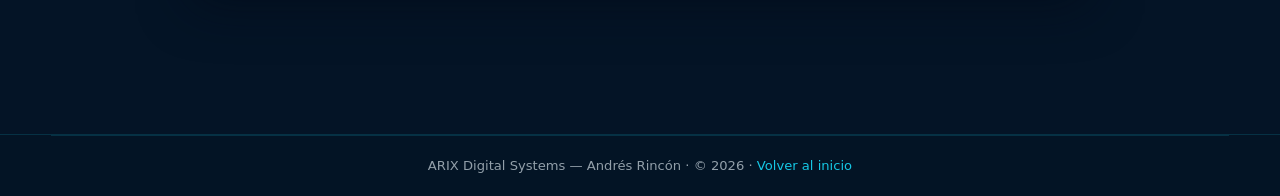
<file: cotizar.html>
<!doctype html>
<html lang="es">
<head>
<meta charset="UTF-8" />
<meta name="viewport" content="width=device-width, initial-scale=1.0" />
<title>Construye tu proyecto | ARIX Digital Systems</title>
<meta name="description" content="Construye tu proyecto paso a paso: servicio, plan, extras y datos. Recibe tu cotización estimada y continúa por WhatsApp. ARIX Digital Systems." />
<meta name="theme-color" content="#041426" />
<meta property="og:title" content="Cotiza tu proyecto | ARIX Digital Systems" />
<meta property="og:description" content="Construye tu proyecto y recibe un estimado al instante." />
<meta property="og:image" content="assets/img/banner-arix.png" />
<link rel="icon" href="assets/img/logo-arix.png" />
<link rel="stylesheet" href="assets/css/styles.css?v=27" />
</head>
<body>

<div class="bg-layer" aria-hidden="true">
  <div class="bg-grid"></div>
  <div class="glow g1"></div><div class="glow g2"></div><div class="glow g3"></div>
  <canvas id="particles"></canvas>
</div>

<!-- NAVBAR -->
<header class="nav scrolled" id="nav">
  <div class="container nav-inner">
    <a href="index.html" class="brand" aria-label="ARIX - Inicio">
      <img src="assets/img/logo-arix.png" alt="ARIX Digital Systems" onerror="this.style.display='none';this.nextElementSibling.style.display='grid';">
      <span class="brand-mark" style="display:none;">AR</span>
      <span class="brand-txt"><small>DIGITAL SYSTEMS</small><strong>ARIX</strong></span>
    </a>
    <nav class="nav-links" id="navLinks" aria-label="Navegación principal">
      <a href="index.html#servicios">Servicios</a>
      <a href="index.html#soluciones">Soluciones</a>
      <a href="index.html#planes">Planes</a>
      <a href="contacto.html">Contacto</a>
      <a href="links.html" class="btn btn-ghost btn-sm nav-cta">Link en bio</a>
    </nav>
    <button class="hamburger" id="hamburger" aria-label="Abrir menú" aria-expanded="false"><span></span><span></span><span></span></button>
  </div>
</header>

<main class="section-pad" style="padding-top:120px;">
  <div class="container" style="max-width:900px;">
    <div class="section-head center reveal">
      <span class="eyebrow">Cotizador</span>
      <h1 class="section-title">Construye tu <span class="grad-text">proyecto</span></h1>
      <p class="section-sub">Selecciona, personaliza y recibe un valor estimado. Sin registros. Continúas por WhatsApp cuando quieras.</p>
    </div>

    <!-- Barra de pasos -->
    <div class="steps-bar" id="stepsBar">
      <div class="step-dot" data-step="1"><span class="n">1</span> Servicio</div>
      <div class="step-dot" data-step="2"><span class="n">2</span> Plan</div>
      <div class="step-dot" data-step="3"><span class="n">3</span> Extras</div>
      <div class="step-dot" data-step="4"><span class="n">4</span> Datos</div>
      <div class="step-dot" data-step="5"><span class="n">5</span> Resumen</div>
    </div>

    <div class="glass" style="padding:1.8rem;" id="wizard">

      <!-- Paso 1: Servicio -->
      <div class="step-panel" data-step="1">
        <h2 style="font-size:1.3rem;margin-bottom:.3rem;">Paso 1 · Elige un servicio</h2>
        <p style="color:var(--text-dim);margin-bottom:1.4rem;">¿Qué necesita tu negocio?</p>
        <div class="option-grid" id="serviceGrid"></div>
        <div class="steps-nav">
          <span></span>
          <button class="btn btn-primary" data-next>Continuar</button>
        </div>
      </div>

      <!-- Paso 2: Plan -->
      <div class="step-panel" data-step="2">
        <h2 style="font-size:1.3rem;margin-bottom:.3rem;">Paso 2 · Elige un plan</h2>
        <p style="color:var(--text-dim);margin-bottom:1.4rem;">Start, Pro o Custom según tu momento.</p>
        <div class="option-grid" id="levelGrid"></div>
        <div class="steps-nav">
          <button class="btn btn-ghost" data-prev>Atrás</button>
          <button class="btn btn-primary" data-next>Continuar</button>
        </div>
      </div>

      <!-- Paso 3: Extras -->
      <div class="step-panel" data-step="3">
        <h2 style="font-size:1.3rem;margin-bottom:.3rem;">Paso 3 · Personaliza con extras</h2>
        <p style="color:var(--text-dim);margin-bottom:1.4rem;">Marca lo que necesites. Verás cómo cambia tu estimado en tiempo real.</p>
        <div id="wizardExtras"></div>

        <!-- Valor estimado en vivo -->
        <div class="estimate-panel">
          <div class="estimate-left">
            <span class="estimate-label">Valor estimado</span>
            <span class="estimate-meta" id="liveMeta">Elige un plan para ver el estimado</span>
          </div>
          <div style="text-align:right;display:flex;flex-direction:column;align-items:flex-end;gap:.4rem;">
            <div class="estimate-value" id="liveEstimate">—</div>
            <span class="estimate-chip" id="liveChip" style="display:none;">0 extras</span>
          </div>
        </div>

        <div class="steps-nav">
          <button class="btn btn-ghost" data-prev>Atrás</button>
          <button class="btn btn-primary" data-next>Continuar</button>
        </div>
      </div>

      <!-- Paso 4: Datos de contacto -->
      <div class="step-panel" data-step="4">
        <h2 style="font-size:1.3rem;margin-bottom:.3rem;">Paso 4 · Tus datos</h2>
        <p style="color:var(--text-dim);margin-bottom:1.4rem;">Solo para preparar tu solicitud. No se guardan en ningún servidor.</p>
        <div class="grid grid-2">
          <div class="field"><label for="fName">Nombre</label><input id="fName" type="text" placeholder="Tu nombre"></div>
          <div class="field"><label for="fCompany">Empresa</label><input id="fCompany" type="text" placeholder="Opcional"></div>
          <div class="field"><label for="fWa">WhatsApp</label><input id="fWa" type="tel" placeholder="Tu número"></div>
          <div class="field"><label for="fEmail">Email</label><input id="fEmail" type="email" placeholder="tucorreo@ejemplo.com"></div>
        </div>
        <div class="field"><label for="fMsg">Mensaje (opcional)</label><textarea id="fMsg" rows="3" placeholder="Cuéntanos más sobre tu proyecto"></textarea></div>
        <div class="steps-nav">
          <button class="btn btn-ghost" data-prev>Atrás</button>
          <button class="btn btn-primary" data-next>Ver resumen</button>
        </div>
      </div>

      <!-- Paso 5: Resumen -->
      <div class="step-panel" data-step="5">
        <h2 style="font-size:1.3rem;margin-bottom:.3rem;">Paso 5 · Resumen</h2>
        <p style="color:var(--text-dim);margin-bottom:1.4rem;">Revisa tu selección y continúa por WhatsApp.</p>
        <div class="summary-box" id="summaryBox"></div>
        <div class="notice" style="margin-top:1.4rem;">
          <p style="color:var(--text-dim);font-size:.84rem;">Valor estimado orientativo. El costo final depende del alcance, integraciones, contenido, número de secciones, productos y funcionalidades. Dominio, hosting, licencias, APIs, plataformas externas, pauta y servicios de terceros no están incluidos salvo que se especifique.</p>
        </div>
        <div class="steps-nav">
          <button class="btn btn-ghost" data-prev>Atrás</button>
          <div style="display:flex;gap:.7rem;flex-wrap:wrap;">
            <button class="btn btn-ghost" id="clearProject">Limpiar</button>
            <button class="btn btn-primary" id="sendWa"><span data-icon="whatsapp" style="width:18px;display:inline-flex;"></span> Solicitar por WhatsApp</button>
          </div>
        </div>
      </div>

    </div>
  </div>
</main>

<footer>
  <div class="container">
    <div class="footer-bottom">ARIX Digital Systems — Andrés Rincón · © <span id="year"></span> · <a href="index.html" style="color:var(--cyan);">Volver al inicio</a></div>
  </div>
</footer>

<a class="wa-float" data-wa aria-label="Escribir por WhatsApp"><span data-icon="whatsapp"></span><span class="wa-label">WhatsApp</span></a>

<script src="assets/js/plans.js?v=6"></script>
<script src="assets/js/app.js?v=10"></script>
<script src="assets/js/quote.js?v=5"></script>
</body>
</html>
</file>
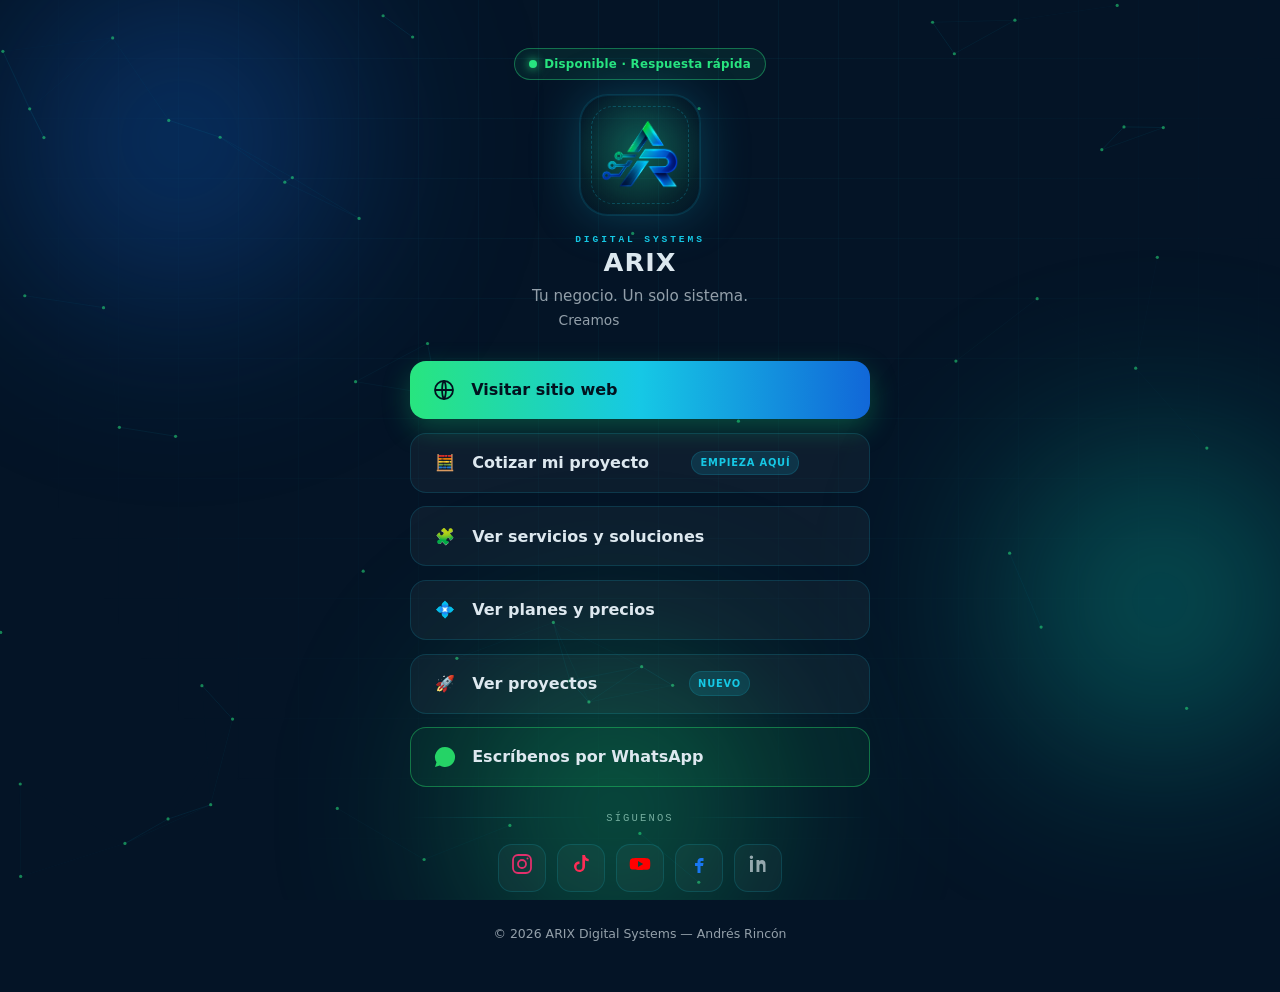
<file: links.html>
<!doctype html>
<html lang="es">
<head>
<meta charset="UTF-8" />
<meta name="viewport" content="width=device-width, initial-scale=1.0" />
<title>ARIX Digital Systems | Links</title>
<meta name="description" content="ARIX Digital Systems — Tu negocio. Un solo sistema. Accede a nuestro sitio, cotizador, servicios y redes." />
<meta name="theme-color" content="#041426" />
<meta property="og:title" content="ARIX Digital Systems" />
<meta property="og:description" content="Tu negocio. Un solo sistema." />
<meta property="og:image" content="assets/img/banner-arix.png" />
<meta name="twitter:card" content="summary_large_image" />
<link rel="icon" href="assets/img/logo-arix.png" />
<link rel="stylesheet" href="assets/css/styles.css?v=27" />
</head>
<body>

<!-- Aviso para quien abre el link dentro de TikTok/Instagram (navegador in-app) -->
<div class="inapp-tip" id="inappTip" role="alert">
  <span class="tip-ic">🌐</span>
  <span class="tip-body">
    Para que <b>WhatsApp y todos los botones</b> funcionen bien, ábrelo en tu navegador:
    toca los <span class="tip-dots">⋯</span> (arriba) y elige <b>“Abrir en el navegador”</b>.
  </span>
  <button class="tip-close" id="tipClose" aria-label="Cerrar aviso">✕</button>
</div>

<div class="bg-layer" aria-hidden="true">
  <div class="bg-grid"></div>
  <div class="glow g1"></div><div class="glow g2"></div><div class="glow g3"></div>
  <canvas id="particles"></canvas>
</div>

<main class="links-page">
  <div class="links-wrap reveal visible">

    <!-- Estado -->
    <span class="links-status"><span class="dot"></span> Disponible · Respuesta rápida</span>

    <!-- Logo ARIX -->
    <div class="links-logo">
      <div class="ring" style="position:absolute;inset:10px;border:1px dashed rgba(22,200,229,.25);border-radius:22px;z-index:2;"></div>
      <img src="assets/img/logo-arix.png" alt="ARIX Digital Systems" style="position:relative;z-index:2;" onerror="this.style.display='none';this.nextElementSibling.style.display='block';">
      <span class="ar-text" style="display:none;position:relative;z-index:2;">AR</span>
    </div>

    <h1 class="links-title"><small>DIGITAL SYSTEMS</small>ARIX</h1>
    <p class="links-sub">Tu negocio. Un solo sistema.<br>
      <span style="font-size:.86rem;">Creamos <span class="links-rotator" id="rotator">páginas web</span></span>
    </p>

    <!-- Orden: primero conocer la web y cotizar; WhatsApp al final -->
    <div class="link-btns">
      <a class="link-btn primary link-primary-cta" href="index.html">
        <span class="li-icon" data-icon="web"></span> Visitar sitio web
        <span class="li-arrow" data-icon="arrow"></span>
      </a>
      <a class="link-btn" href="cotizar.html">
        <span class="li-icon">🧮</span> Cotizar mi proyecto
        <span class="link-badge">EMPIEZA AQUÍ</span>
        <span class="li-arrow" data-icon="arrow"></span>
      </a>
      <a class="link-btn" href="index.html#soluciones">
        <span class="li-icon">🧩</span> Ver servicios y soluciones
        <span class="li-arrow" data-icon="arrow"></span>
      </a>
      <a class="link-btn" href="index.html#planes">
        <span class="li-icon">💠</span> Ver planes y precios
        <span class="li-arrow" data-icon="arrow"></span>
      </a>
      <a class="link-btn" href="index.html#proyectos">
        <span class="li-icon">🚀</span> Ver proyectos
        <span class="link-badge">NUEVO</span>
        <span class="li-arrow" data-icon="arrow"></span>
      </a>
      <a class="link-btn link-wa" data-wa data-wa-msg="Hola ARIX Digital Systems, vengo desde su link en bio. Ya vi la página y quiero cotizar / más información.">
        <span class="li-icon" data-icon="whatsapp"></span> Escríbenos por WhatsApp
        <span class="li-arrow" data-icon="arrow"></span>
      </a>
    </div>

    <!-- Redes sociales solo como logos (color de marca) -->
    <div class="divider-mini">SÍGUENOS</div>
    <div class="link-social-row">
      <a class="social-ic" data-social="instagram" aria-label="Instagram"><span data-icon="instagram"></span></a>
      <a class="social-ic" data-social="tiktok" aria-label="TikTok"><span data-icon="tiktok"></span></a>
      <a class="social-ic" data-social="youtube" aria-label="YouTube"><span data-icon="youtube"></span></a>
      <a class="social-ic" data-social="facebook" aria-label="Facebook"><span data-icon="facebook"></span></a>
      <a class="social-ic" data-social="linkedin" aria-label="LinkedIn"><span data-icon="linkedin"></span></a>
    </div>

    <p class="links-foot">© <span id="year"></span> ARIX Digital Systems — Andrés Rincón</p>
  </div>
</main>

<script src="assets/js/plans.js?v=6"></script>
<script src="assets/js/app.js?v=10"></script>
<script>
/* Palabra rotativa bajo el título (respeta reduced-motion) */
(function(){
  var words = ["páginas web","tiendas virtuales","sistemas","automatizaciones","catálogos","reservas","soluciones con IA","contenido digital"];
  var el = document.getElementById("rotator");
  if (!el) return;
  if (window.matchMedia("(prefers-reduced-motion: reduce)").matches) return;
  var i = 0;
  setInterval(function(){
    i = (i + 1) % words.length;
    el.style.opacity = 0;
    setTimeout(function(){ el.textContent = words[i]; el.style.opacity = 1; }, 250);
  }, 2200);
  el.style.transition = "opacity .25s ease";
})();

/* Detecta navegador in-app (TikTok, Instagram, Facebook, etc.) y muestra el aviso */
(function(){
  var tip = document.getElementById("inappTip");
  var close = document.getElementById("tipClose");
  if (!tip) return;
  var ua = (navigator.userAgent || "").toLowerCase();
  // Firmas típicas de webviews de apps sociales
  var inApp = /tiktok|musical_ly|bytedance|instagram|fban|fbav|fb_iab|line\/|snapchat|pinterest|okhttp|; wv\)/.test(ua);
  var cerrado = false;
  try { cerrado = sessionStorage.getItem("arix_inapp_tip") === "1"; } catch(e){}
  if (inApp && !cerrado){ tip.classList.add("show"); }
  if (close) close.addEventListener("click", function(){
    tip.classList.remove("show");
    try { sessionStorage.setItem("arix_inapp_tip", "1"); } catch(e){}
  });
})();
</script>
</body>
</html>
</file>
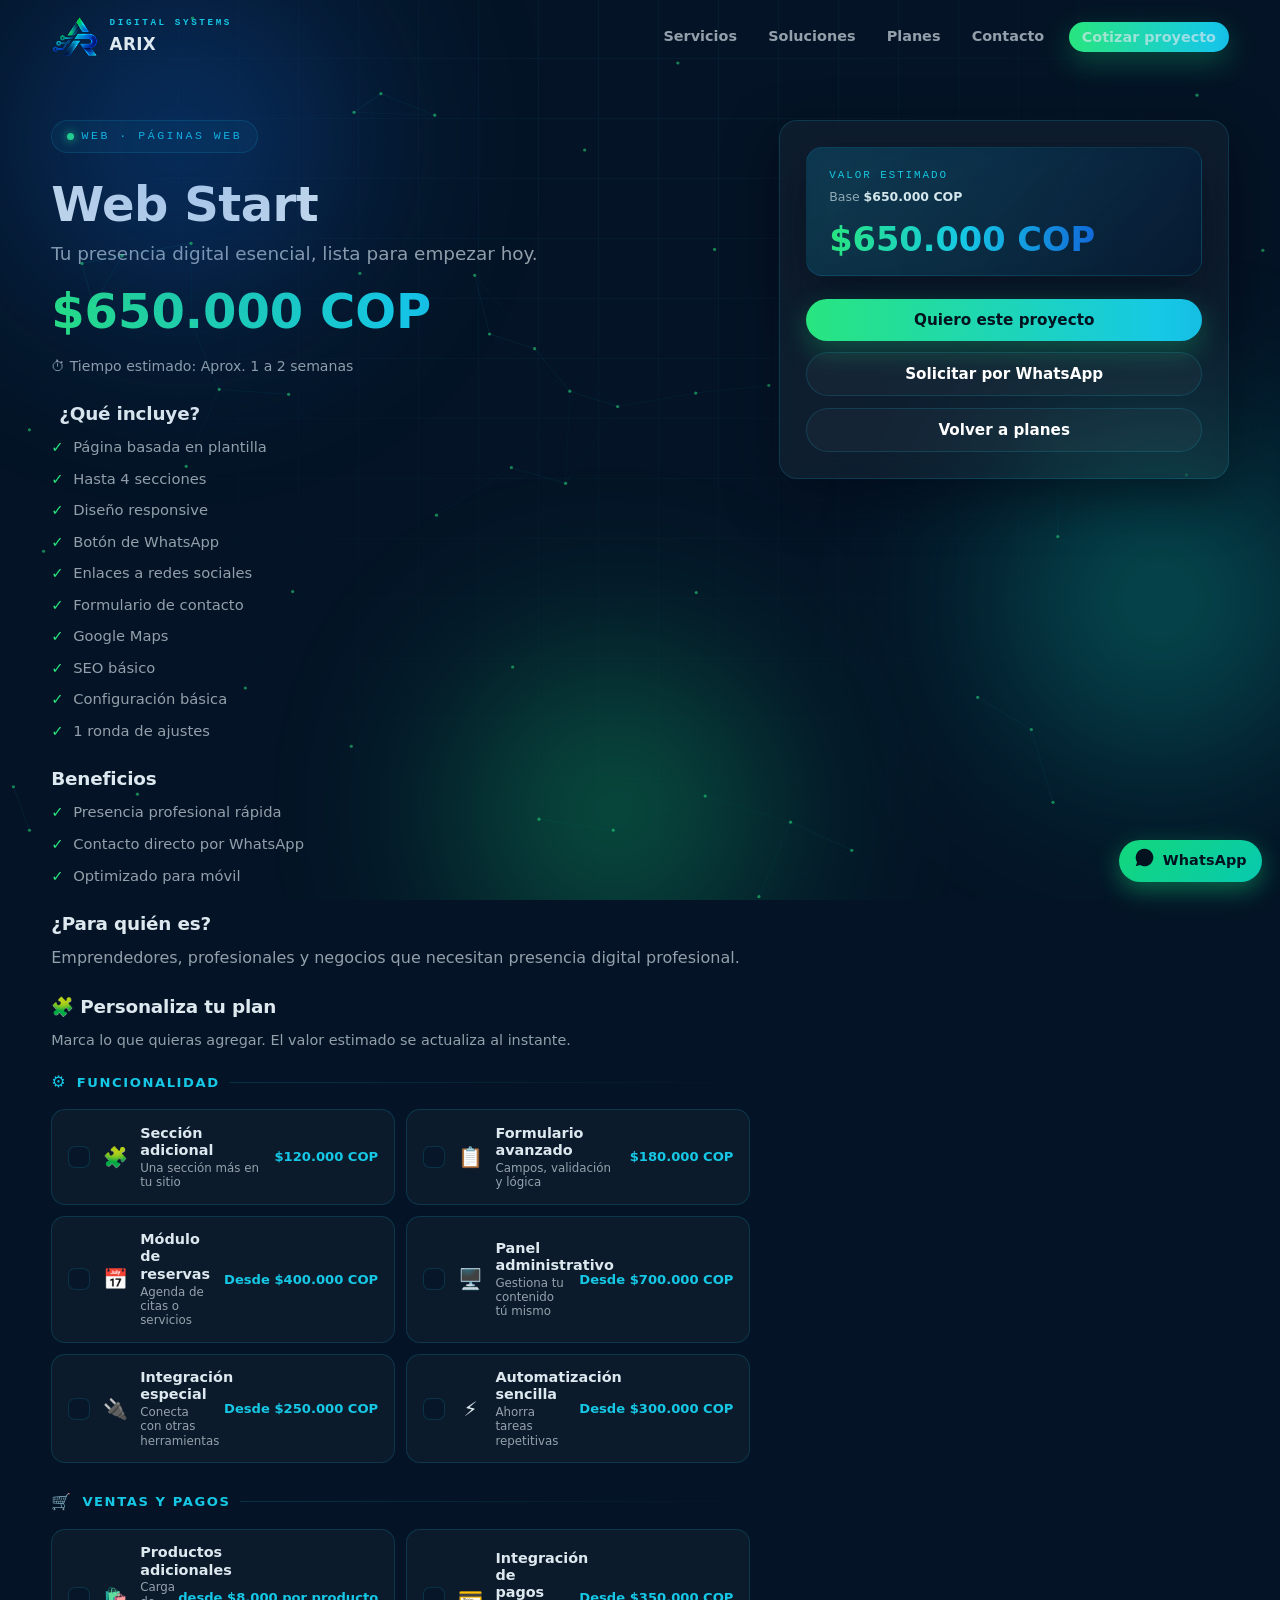
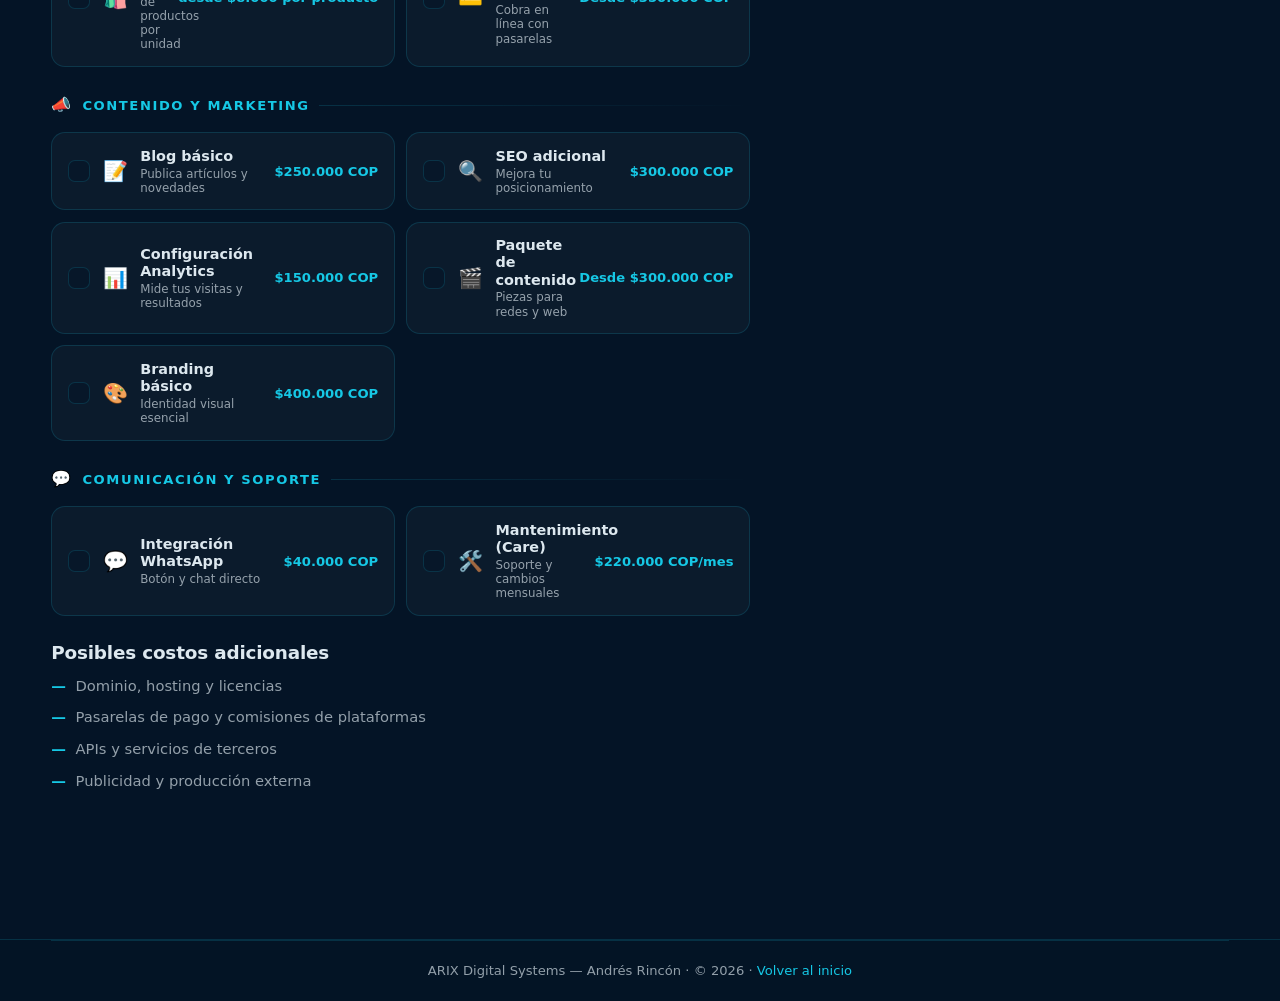
<file: plan.html>
<!doctype html>
<html lang="es">
<head>
<meta charset="UTF-8" />
<meta name="viewport" content="width=device-width, initial-scale=1.0" />
<title>Detalle del plan | ARIX Digital Systems</title>
<meta name="description" content="Conoce el detalle del plan seleccionado: qué incluye, beneficios, tiempo estimado y personalización. ARIX Digital Systems." />
<meta name="theme-color" content="#041426" />
<meta property="og:title" content="Plan ARIX Digital Systems" />
<meta property="og:description" content="Detalle del plan, extras y valor estimado." />
<meta property="og:image" content="assets/img/banner-arix.png" />
<link rel="icon" href="assets/img/logo-arix.png" />
<link rel="stylesheet" href="assets/css/styles.css?v=27" />
</head>
<body>

<div class="bg-layer" aria-hidden="true">
  <div class="bg-grid"></div>
  <div class="glow g1"></div><div class="glow g2"></div><div class="glow g3"></div>
  <canvas id="particles"></canvas>
</div>

<!-- NAVBAR -->
<header class="nav scrolled" id="nav">
  <div class="container nav-inner">
    <a href="index.html" class="brand" aria-label="ARIX - Inicio">
      <img src="assets/img/logo-arix.png" alt="ARIX Digital Systems" onerror="this.style.display='none';this.nextElementSibling.style.display='grid';">
      <span class="brand-mark" style="display:none;">AR</span>
      <span class="brand-txt"><small>DIGITAL SYSTEMS</small><strong>ARIX</strong></span>
    </a>
    <nav class="nav-links" id="navLinks" aria-label="Navegación principal">
      <a href="index.html#servicios">Servicios</a>
      <a href="index.html#soluciones">Soluciones</a>
      <a href="index.html#planes">Planes</a>
      <a href="contacto.html">Contacto</a>
      <a href="cotizar.html" class="btn btn-primary btn-sm nav-cta">Cotizar proyecto</a>
    </nav>
    <button class="hamburger" id="hamburger" aria-label="Abrir menú" aria-expanded="false"><span></span><span></span><span></span></button>
  </div>
</header>

<!-- DETALLE DEL PLAN (renderizado por quote.js) -->
<main class="section-pad plan-hero">
  <div class="container">
    <div class="plan-detail" id="planDetail">
      <!-- Contenido dinámico según ?service=...&plan=... -->
      <div class="glass" style="padding:2rem;text-align:center;">Cargando plan…</div>
    </div>
  </div>
</main>

<!-- FOOTER -->
<footer>
  <div class="container">
    <div class="footer-bottom">ARIX Digital Systems — Andrés Rincón · © <span id="year"></span> · <a href="index.html" style="color:var(--cyan);">Volver al inicio</a></div>
  </div>
</footer>

<a class="wa-float" data-wa aria-label="Escribir por WhatsApp"><span data-icon="whatsapp"></span><span class="wa-label">WhatsApp</span></a>

<script src="assets/js/plans.js?v=6"></script>
<script src="assets/js/app.js?v=10"></script>
<script src="assets/js/quote.js?v=5"></script>
</body>
</html>
</file>
<file: assets/css/styles.css>
/* ============================================================
   ARIX DIGITAL SYSTEMS — Hoja de estilos compartida
   Un único sistema visual para TODAS las páginas.
   ------------------------------------------------------------
   Índice:
   1.  Variables / Tokens
   2.  Reset y base
   3.  Fondo tecnológico (grid, resplandores, canvas)
   4.  Tipografía y utilidades
   5.  Botones
   6.  Tarjetas / Glass
   7.  Navegación (compartida)
   8.  Hero
   9.  Secciones (planes, flujos, timeline, métricas, etc.)
   10. Cotizador / Pasos / Resumen
   11. plan.html (detalle de plan)
   12. links.html (link in bio)
   13. contacto.html / formularios
   14. Modal, toast, WhatsApp flotante
   15. Footer
   16. Animaciones
   17. Responsive
   18. Accesibilidad
   ============================================================ */

/* ------------------ 1. VARIABLES ------------------ */
:root{
  --navy-deep:#041426; --navy:#063A63; --blue:#1167D8; --cyan:#16C8E5;
  --turquoise:#08C9B0; --emerald:#13D77A; --green:#28E57F;
  --white:#FFFFFF; --gray-light:#DDE8EF;

  --bg:#041426; --bg-soft:#061c33;
  --text:#DDE8EF; --text-dim:rgba(221,232,239,.66);
  --card-bg:rgba(255,255,255,.045);
  --card-border:rgba(22,200,229,.16);
  --glass-blur:14px;

  --grad-brand:linear-gradient(90deg,var(--green),var(--cyan),var(--blue));
  --grad-brand-r:linear-gradient(120deg,var(--blue),var(--cyan),var(--green));
  --grad-text:linear-gradient(90deg,#28E57F,#16C8E5,#1167D8);

  --radius:18px; --radius-sm:12px;
  --shadow:0 18px 50px rgba(2,10,22,.55);
  --shadow-glow:0 0 40px rgba(22,200,229,.22);
  --maxw:1200px;
  --ease:cubic-bezier(.2,.7,.2,1);
}

/* ------------------ 2. RESET / BASE ------------------ */
*{ margin:0; padding:0; box-sizing:border-box; }
html{ scroll-behavior:smooth; -webkit-text-size-adjust:100%; }
body{
  font-family:"Segoe UI",system-ui,-apple-system,Roboto,Helvetica,Arial,sans-serif;
  color:var(--text); background:var(--bg); line-height:1.6;
  overflow-x:hidden; position:relative; min-height:100vh;
}
a{ color:inherit; text-decoration:none; }
ul{ list-style:none; }
img{ max-width:100%; display:block; }
button{ font-family:inherit; cursor:pointer; border:none; background:none; color:inherit; }
h1,h2,h3,h4{ line-height:1.15; font-weight:800; letter-spacing:-.01em; }
section{ position:relative; z-index:2; }
::selection{ background:rgba(40,229,127,.3); color:#fff; }

/* Foco accesible visible */
a:focus-visible, button:focus-visible, input:focus-visible,
select:focus-visible, textarea:focus-visible{
  outline:2px solid var(--cyan); outline-offset:2px; border-radius:6px;
}

/* Scrollbar */
::-webkit-scrollbar{ width:10px; }
::-webkit-scrollbar-track{ background:var(--navy-deep); }
::-webkit-scrollbar-thumb{ background:linear-gradient(var(--blue),var(--emerald)); border-radius:20px; }

/* ------------------ 3. FONDO TECNOLÓGICO ------------------ */
.bg-layer{ position:fixed; inset:0; z-index:0; pointer-events:none; overflow:hidden; }
.bg-grid{
  position:absolute; inset:-2px;
  background-image:
    linear-gradient(rgba(22,200,229,.05) 1px,transparent 1px),
    linear-gradient(90deg,rgba(22,200,229,.05) 1px,transparent 1px);
  background-size:60px 60px;
  -webkit-mask-image:radial-gradient(ellipse at 50% 0%,#000 10%,transparent 78%);
  mask-image:radial-gradient(ellipse at 50% 0%,#000 10%,transparent 78%);
}
.glow{ position:absolute; border-radius:50%; filter:blur(90px); opacity:.5; }
.glow.g1{ width:520px; height:520px; background:radial-gradient(circle,#1167D8,transparent 65%); top:-120px; left:-80px; }
.glow.g2{ width:480px; height:480px; background:radial-gradient(circle,#08C9B0,transparent 65%); top:40%; right:-120px; }
.glow.g3{ width:460px; height:460px; background:radial-gradient(circle,#13D77A,transparent 65%); bottom:-140px; left:30%; }
#particles{ position:absolute; inset:0; width:100%; height:100%; opacity:.9; }

.deco-tag{
  position:fixed; z-index:1; font-family:"Consolas",monospace; font-size:.7rem;
  letter-spacing:.18em; color:rgba(22,200,229,.35); pointer-events:none; user-select:none;
}

/* ------------------ 4. TIPOGRAFÍA / UTILIDADES ------------------ */
.container{ width:min(var(--maxw),92%); margin-inline:auto; }
.section-pad{ padding:clamp(60px,9vw,120px) 0; }
.center{ text-align:center; }
.hidden{ display:none !important; }

.eyebrow{
  display:inline-flex; align-items:center; gap:.5rem;
  font-family:"Consolas",monospace; font-size:.72rem; letter-spacing:.22em; text-transform:uppercase;
  color:var(--cyan); padding:.4rem .9rem; border:1px solid var(--card-border);
  border-radius:100px; background:rgba(22,200,229,.06); margin-bottom:1.1rem;
}
.eyebrow::before{ content:""; width:7px; height:7px; border-radius:50%; background:var(--green); box-shadow:0 0 10px var(--green); animation:pulse 2s infinite; }

.section-title{ font-size:clamp(1.8rem,4.4vw,3rem); margin-bottom:.6rem; }
.grad-text{ background:var(--grad-text); -webkit-background-clip:text; background-clip:text; color:transparent; }
.section-sub{ color:var(--text-dim); font-size:clamp(1rem,1.6vw,1.15rem); max-width:640px; margin:0 auto 2.6rem; }
.section-head{ margin-bottom:2.4rem; }

.pill{
  display:inline-block; font-family:"Consolas",monospace; font-size:.72rem; letter-spacing:.14em;
  padding:.35rem .75rem; border-radius:100px; border:1px solid var(--card-border);
  color:var(--cyan); background:rgba(22,200,229,.06);
}

.grid{ display:grid; gap:1.4rem; }
.grid-2{ grid-template-columns:repeat(2,1fr); }
.grid-3{ grid-template-columns:repeat(3,1fr); }
.grid-4{ grid-template-columns:repeat(4,1fr); }

/* ------------------ 5. BOTONES ------------------ */
.btn{
  display:inline-flex; align-items:center; justify-content:center; gap:.55rem;
  padding:.85rem 1.6rem; border-radius:100px; font-weight:700; font-size:.95rem;
  transition:transform .25s var(--ease),box-shadow .25s var(--ease),background .3s;
  will-change:transform; text-align:center; line-height:1;
}
.btn-primary{ background:var(--grad-brand); color:#02121f; background-size:180% 180%; box-shadow:0 10px 28px rgba(19,215,122,.28); }
.btn-primary:hover{ transform:translateY(-3px); background-position:100% 0; box-shadow:0 16px 40px rgba(22,200,229,.4); }
.btn-ghost{ border:1px solid var(--card-border); color:var(--white); background:rgba(255,255,255,.03); }
.btn-ghost:hover{ transform:translateY(-3px); border-color:var(--cyan); box-shadow:var(--shadow-glow); }
.btn-sm{ padding:.6rem 1.15rem; font-size:.85rem; }
.btn-lg{ padding:1rem 2rem; font-size:1.05rem; }
.btn-block{ width:100%; }
.btn svg{ width:18px; height:18px; }

/* ------------------ 6. TARJETAS / GLASS ------------------ */
.glass{
  background:var(--card-bg); border:1px solid var(--card-border); border-radius:var(--radius);
  backdrop-filter:blur(var(--glass-blur)); -webkit-backdrop-filter:blur(var(--glass-blur)); box-shadow:var(--shadow);
}
.card{
  padding:1.6rem; border-radius:var(--radius); position:relative; overflow:hidden;
  background:var(--card-bg); border:1px solid var(--card-border);
  backdrop-filter:blur(var(--glass-blur)); -webkit-backdrop-filter:blur(var(--glass-blur));
  transition:transform .35s var(--ease),border-color .35s,box-shadow .35s;
}
.card::after{
  content:""; position:absolute; inset:0; border-radius:inherit; padding:1px;
  background:var(--grad-brand-r); -webkit-mask:linear-gradient(#000 0 0) content-box,linear-gradient(#000 0 0);
  -webkit-mask-composite:xor; mask-composite:exclude; opacity:0; transition:opacity .35s;
}
.card:hover{ transform:translateY(-6px); box-shadow:var(--shadow),var(--shadow-glow); }
.card:hover::after{ opacity:.7; }
.card-icon{
  width:52px; height:52px; border-radius:14px; display:grid; place-items:center;
  background:linear-gradient(135deg,rgba(19,215,122,.18),rgba(17,103,216,.18));
  border:1px solid var(--card-border); font-size:1.4rem; margin-bottom:1rem;
}
.card-icon svg{ width:26px; height:26px; color:var(--cyan); }
.card h3{ font-size:1.15rem; margin-bottom:.35rem; }
.card p{ color:var(--text-dim); font-size:.95rem; }

/* ------------------ 7. NAVEGACIÓN ------------------ */
.nav{ position:fixed; top:0; left:0; right:0; z-index:100; transition:background .35s,box-shadow .35s,padding .35s; padding:1rem 0; }
.nav.scrolled{ background:rgba(4,20,38,.78); backdrop-filter:blur(16px); -webkit-backdrop-filter:blur(16px); box-shadow:0 8px 30px rgba(0,0,0,.35); border-bottom:1px solid var(--card-border); padding:.6rem 0; }
.nav-inner{ display:flex; align-items:center; justify-content:space-between; gap:1rem; }
.brand{ display:flex; align-items:center; gap:.65rem; font-weight:800; letter-spacing:.02em; }
.brand img{ height:40px; width:auto; }
.brand .brand-mark{ width:40px; height:40px; border-radius:11px; display:grid; place-items:center; background:var(--grad-brand-r); color:#02121f; font-weight:900; font-size:1rem; letter-spacing:-.03em; }
.brand .brand-txt small{ display:block; font-family:"Consolas",monospace; font-size:.58rem; letter-spacing:.28em; color:var(--cyan); font-weight:600; }
.brand .brand-txt strong{ font-size:1.05rem; }
.nav-links{ display:flex; align-items:center; gap:.35rem; }
.nav-links a{ padding:.5rem .8rem; border-radius:100px; font-size:.9rem; font-weight:600; color:var(--text-dim); transition:color .2s,background .2s; }
.nav-links a:hover{ color:var(--white); background:rgba(255,255,255,.05); }
.nav-cta{ margin-left:.4rem; }
.hamburger{ display:none; width:44px; height:44px; border-radius:12px; border:1px solid var(--card-border); background:rgba(255,255,255,.04); }
.hamburger span{ display:block; width:20px; height:2px; margin:4px auto; background:var(--white); border-radius:2px; transition:.3s; }
.hamburger.active span:nth-child(1){ transform:translateY(6px) rotate(45deg); }
.hamburger.active span:nth-child(2){ opacity:0; }
.hamburger.active span:nth-child(3){ transform:translateY(-6px) rotate(-45deg); }

/* ------------------ 8. HERO ------------------ */
.hero{ min-height:100vh; display:flex; align-items:center; padding-top:90px; position:relative; overflow:hidden; }
.hero-grid{ display:grid; grid-template-columns:1.15fr .85fr; gap:2rem; align-items:center; }
.hero h1{ font-size:clamp(2.4rem,6vw,4.6rem); margin:1rem 0 1rem; }
.hero .lead{ font-size:clamp(1rem,1.8vw,1.25rem); color:var(--text-dim); max-width:560px; margin-bottom:1.8rem; }
.hero-btns{ display:flex; flex-wrap:wrap; gap:1rem; margin-bottom:1.8rem; }
.hero-tags{ display:flex; flex-wrap:wrap; gap:.55rem; }
.hero-visual{ position:relative; display:grid; place-items:center; min-height:360px; }
.ar-symbol{ width:min(360px,80%); aspect-ratio:1; border-radius:32px; position:relative; display:grid; place-items:center; background:radial-gradient(circle at 50% 40%,rgba(22,200,229,.12),transparent 70%); border:1px solid var(--card-border); overflow:hidden; animation:floaty 6s ease-in-out infinite; }
.ar-symbol img{ width:62%; height:auto; filter:drop-shadow(0 0 30px rgba(22,200,229,.4)); }
.ar-symbol .ar-text{ font-size:clamp(5rem,16vw,9rem); font-weight:900; letter-spacing:-.05em; background:var(--grad-text); -webkit-background-clip:text; background-clip:text; color:transparent; filter:drop-shadow(0 0 30px rgba(22,200,229,.5)); }
.ar-symbol .ring{ position:absolute; inset:14px; border:1px dashed rgba(22,200,229,.25); border-radius:26px; animation:spin 26s linear infinite; }
.ar-symbol .ring2{ inset:40px; border-color:rgba(40,229,127,.22); animation-duration:36s; animation-direction:reverse; }
.hero-badge{ position:absolute; font-family:"Consolas",monospace; font-size:.66rem; letter-spacing:.18em; padding:.3rem .7rem; border-radius:100px; background:rgba(4,20,38,.7); border:1px solid var(--card-border); color:var(--cyan); backdrop-filter:blur(6px); }
.hero-badge.b1{ top:6%; left:2%; animation:floaty 5s ease-in-out infinite; }
.hero-badge.b2{ bottom:8%; right:0%; color:var(--green); animation:floaty 7s ease-in-out infinite .6s; }
.hero-badge.b3{ top:44%; right:-4%; animation:floaty 6s ease-in-out infinite .3s; }

/* Marquee */
.marquee{ overflow:hidden; border-block:1px solid var(--card-border); background:rgba(6,28,51,.4); padding:.9rem 0; }
.marquee-track{ display:flex; gap:3rem; white-space:nowrap; width:max-content; animation:marquee 26s linear infinite; }
.marquee-track span{ font-family:"Consolas",monospace; letter-spacing:.2em; color:var(--text-dim); font-size:.85rem; }
.marquee:hover .marquee-track{ animation-play-state:paused; }

/* ------------------ 9. SECCIONES ------------------ */
.plans{ display:grid; gap:1.4rem; grid-template-columns:repeat(3,1fr); align-items:stretch; }
.plan{
  display:flex; flex-direction:column; padding:1.8rem; border-radius:var(--radius); position:relative;
  background:var(--card-bg); border:1px solid var(--card-border);
  backdrop-filter:blur(var(--glass-blur)); -webkit-backdrop-filter:blur(var(--glass-blur));
  transition:transform .35s var(--ease),box-shadow .35s,border-color .35s;
}
.plan:hover{ transform:translateY(-6px); box-shadow:var(--shadow),var(--shadow-glow); border-color:var(--cyan); }
.plan.featured{ border-color:rgba(40,229,127,.5); box-shadow:0 0 0 1px rgba(40,229,127,.25),var(--shadow); }
.plan-tag{ position:absolute; top:-12px; left:50%; transform:translateX(-50%); font-size:.7rem; font-weight:700; letter-spacing:.1em; padding:.3rem .9rem; border-radius:100px; background:var(--grad-brand); color:#02121f; text-transform:uppercase; white-space:nowrap; }
.plan h3{ font-size:1.2rem; margin-bottom:.2rem; }
.plan .price{ font-size:1.7rem; font-weight:900; margin:.4rem 0 .1rem; background:var(--grad-text); -webkit-background-clip:text; background-clip:text; color:transparent; }
.plan .price small{ display:block; font-size:.72rem; color:var(--text-dim); font-weight:600; letter-spacing:.05em; -webkit-text-fill-color:var(--text-dim); }
.plan-features{ margin:1.1rem 0 1.4rem; display:grid; gap:.55rem; }
.plan-features li{ display:flex; gap:.6rem; font-size:.88rem; color:var(--text-dim); align-items:flex-start; }
.plan-features li::before{ content:"✓"; color:var(--green); font-weight:900; flex:none; }
.plan .btn{ margin-top:auto; }

/* ---- Cada servicio es una "hojita": tarjeta sólida que se apila ----
   Fondo 100% opaco (tapa por completo la tarjeta de atrás) y borde
   con degradado de marca rodeando todas las esquinas.               */
.solution-block{
  position:sticky; top:88px; z-index:1;
  margin:0 0 1rem; padding:1.5rem 1.6rem;
  border-radius:22px;
  background:linear-gradient(160deg,#082742,#04182c);  /* sólido, sin transparencia */
  box-shadow:0 18px 44px rgba(2,10,22,.55);
}
/* Borde degradado en todo el contorno (la "liniecita" rodeando la tarjeta) */
.solution-block::before{
  content:""; position:absolute; inset:0; border-radius:inherit; padding:1.5px; pointer-events:none;
  background:var(--grad-brand-r); opacity:.55;
  -webkit-mask:linear-gradient(#000 0 0) content-box, linear-gradient(#000 0 0);
  -webkit-mask-composite:xor; mask-composite:exclude;
}
.solution-block:hover::before{ opacity:.85; }
/* Al abrirse deja de estar pegada, para poder recorrer los precios sin cortes */
.solution-block.open{ position:relative; top:auto; z-index:2; }
.sol-head{ margin-bottom:1.4rem; position:relative; }
.sol-head h3{ font-size:clamp(1.7rem,6vw,2.15rem); display:flex; align-items:center; gap:.6rem; flex-wrap:wrap; line-height:1.1; }
.sol-name{ background:var(--grad-text); -webkit-background-clip:text; background-clip:text; color:transparent; font-weight:900; letter-spacing:-.01em; }
.sol-head .pill{ transform:translateY(-1px); }
.sol-head p{ color:var(--text-dim); max-width:680px; margin-top:.55rem; }
.sol-for{ color:var(--gray-light); font-size:.88rem; margin-top:.5rem; max-width:680px; }
.sol-for b{ color:var(--cyan); }
/* Chips de ejemplos (para que la gente se identifique) */
.ex-chips{ display:flex; flex-wrap:wrap; gap:.4rem; margin-top:.7rem; }
.ex-chip{ font-size:.72rem; font-weight:600; padding:.3rem .65rem; border-radius:100px; background:rgba(40,229,127,.08); border:1px solid rgba(40,229,127,.28); color:var(--gray-light); }
@media (max-width:560px){
  .sol-head h3{ font-size:1.8rem; }
  .sol-head .pill{ font-size:.66rem; }
}

/* ---- Acordeón de servicio (optimiza espacio en móvil) ---- */
.sol-toggle{
  display:flex; align-items:center; justify-content:space-between; gap:1.2rem;
  width:100%; cursor:pointer; user-select:none; text-align:left;
  border-radius:14px; transition:background .2s;
}
.sol-toggle:hover{ background:rgba(22,200,229,.03); }
.sol-toggle:focus-visible{ outline:2px solid var(--cyan); outline-offset:4px; }
.sol-toggle .sol-head{ margin-bottom:0; flex:1; }
.sol-toggle-btn{
  flex:none; display:inline-flex; align-items:center; gap:.5rem;
  padding:.75rem 1.3rem; border-radius:100px; font-weight:700; font-size:.9rem;
  background:var(--grad-brand); color:#02121f; white-space:nowrap;
  box-shadow:0 8px 22px rgba(19,215,122,.28); transition:transform .2s, box-shadow .25s;
}
.sol-toggle:hover .sol-toggle-btn{ transform:translateY(-2px); box-shadow:0 12px 30px rgba(22,200,229,.4); }
.sol-toggle-btn .chev{ font-size:.85rem; transition:transform .35s var(--ease); }
.solution-block.open .sol-toggle-btn{ background:rgba(255,255,255,.06); color:var(--white); border:1px solid var(--card-border); box-shadow:none; }
.solution-block.open .sol-toggle-btn .chev{ transform:rotate(180deg); }

/* La altura la controla el JS (scrollHeight) para una apertura suave y proporcional.
   Se acompaña de un fundido + deslizamiento, igual que al aparecer los elementos. */
.sol-plans-wrap{ max-height:0; overflow:hidden; opacity:0; transform:translateY(16px); transition:max-height .55s var(--ease), opacity .45s var(--ease), transform .5s var(--ease); }
.solution-block.open .sol-plans-wrap{ opacity:1; transform:none; }
.sol-plans-wrap .plans{ margin-top:1.5rem; }

@media (max-width:700px){
  .sol-toggle{ flex-direction:column; align-items:stretch; gap:1rem; }
  .sol-toggle-btn{ justify-content:center; padding:.85rem 1.3rem; }
}

.flow{ display:flex; flex-wrap:wrap; align-items:center; gap:.6rem; justify-content:center; margin:1.4rem 0; }
.flow-step{ padding:.6rem 1rem; border-radius:100px; border:1px solid var(--card-border); background:rgba(22,200,229,.06); font-size:.85rem; font-weight:600; white-space:nowrap; }
.flow-arrow{ color:var(--cyan); font-weight:900; }

.notice{ position:relative; z-index:3; padding:1.8rem; border-radius:var(--radius); border:1px solid var(--card-border); background:linear-gradient(135deg,rgba(17,103,216,.1),rgba(19,215,122,.06)); backdrop-filter:blur(var(--glass-blur)); }
.notice h3{ font-size:1.3rem; margin-bottom:.6rem; }
.notice ul{ display:grid; grid-template-columns:repeat(auto-fit,minmax(150px,1fr)); gap:.4rem .8rem; margin:.8rem 0; }
.notice li{ font-size:.86rem; color:var(--text-dim); display:flex; gap:.4rem; }
.notice li::before{ content:"—"; color:var(--cyan); }

.timeline{ position:relative; display:grid; gap:1.1rem; }
.tl-item{ display:grid; grid-template-columns:64px 1fr; gap:1rem; align-items:start; }
.tl-num{ width:56px; height:56px; border-radius:16px; display:grid; place-items:center; font-weight:900; font-size:1.1rem; background:linear-gradient(135deg,rgba(17,103,216,.2),rgba(19,215,122,.2)); border:1px solid var(--card-border); color:var(--white); }
.tl-body h4{ font-size:1.05rem; margin-bottom:.15rem; }
.tl-body p{ color:var(--text-dim); font-size:.9rem; }

.metrics{ display:grid; grid-template-columns:repeat(4,1fr); gap:1.2rem; }
.metric{ text-align:center; padding:1.6rem 1rem; }
.metric .m-num{ font-size:clamp(1.6rem,4vw,2.4rem); font-weight:900; background:var(--grad-text); -webkit-background-clip:text; background-clip:text; color:transparent; }
.metric .m-label{ color:var(--text-dim); font-size:.86rem; margin-top:.3rem; }

.benefits{ display:grid; grid-template-columns:repeat(3,1fr); gap:1.2rem; }

.portfolio{ display:grid; grid-template-columns:repeat(3,1fr); gap:1.2rem; }
.port-card{ position:relative; overflow:hidden; padding:0; border-radius:var(--radius); border:1px solid var(--card-border); background:var(--card-bg); }
.port-thumb{ aspect-ratio:16/10; display:grid; place-items:center; font-weight:900; font-size:1.3rem; color:var(--white); position:relative; overflow:hidden; }
.port-thumb::before{ content:""; position:absolute; inset:0; opacity:.9; }
.port-thumb.p1::before{ background:linear-gradient(135deg,#063A63,#08C9B0); }
.port-thumb.p2::before{ background:linear-gradient(135deg,#1167D8,#13D77A); }
.port-thumb.p3::before{ background:linear-gradient(135deg,#041426,#1167D8); }
.port-thumb.p4::before{ background:linear-gradient(135deg,#08C9B0,#28E57F); }
.port-thumb.p5::before{ background:linear-gradient(135deg,#063A63,#16C8E5); }
.port-thumb.p6::before{ background:linear-gradient(135deg,#1167D8,#16C8E5); }
.port-thumb span{ position:relative; z-index:2; text-shadow:0 4px 20px rgba(0,0,0,.4); }
/* ============================================================
   HOJITAS — Tarjetas de proyecto apiladas con el scroll
   (efecto "card stacking": cada tarjeta se pega y la siguiente
   pasa por encima; las de atrás se alejan y bajan de opacidad)
   ============================================================ */
.stack{ position:relative; display:block; }
.stack-item{ position:sticky; top:calc(96px + var(--i,0) * 14px); min-height:clamp(430px,64vh,620px); }
.stack-card{
  border-radius:30px; border:1px solid rgba(22,200,229,.35);
  background:linear-gradient(158deg, rgba(6,58,99,.78), rgba(4,20,38,.97));
  box-shadow:0 26px 60px rgba(2,10,22,.62);
  backdrop-filter:blur(12px); -webkit-backdrop-filter:blur(12px);
  padding:1.5rem; transform-origin:top center; will-change:transform,opacity;
  overflow:hidden;
}
.stack-card.is-featured{ border-color:rgba(40,229,127,.55); box-shadow:0 0 0 1px rgba(40,229,127,.22), 0 26px 60px rgba(2,10,22,.62); }
.sc-top{ display:flex; align-items:flex-start; gap:1.1rem; }
.sc-num{
  font-size:clamp(2.4rem,9vw,4.6rem); font-weight:900; line-height:.85; flex:none;
  background:var(--grad-text); -webkit-background-clip:text; background-clip:text; color:transparent;
  filter:drop-shadow(0 0 22px rgba(22,200,229,.28));
}
.sc-meta{ min-width:0; }
.sc-title{ font-size:clamp(1.15rem,4.2vw,1.9rem); line-height:1.15; margin:.35rem 0 .3rem; }
.sc-desc{ color:var(--text-dim); font-size:.9rem; line-height:1.5; }
.sc-preview{
  margin-top:1.1rem; border-radius:22px; overflow:hidden; position:relative;
  aspect-ratio:16/9; display:grid; place-items:center; border:1px solid var(--card-border);
}
.sc-preview img{ width:100%; height:100%; object-fit:cover; }
.sc-preview .sc-ghost{ font-weight:900; font-size:clamp(1rem,3.4vw,1.6rem); color:#fff; text-shadow:0 4px 22px rgba(0,0,0,.45); position:relative; z-index:2; padding:0 1rem; text-align:center; }
.sc-actions{ display:flex; gap:.6rem; margin-top:1.1rem; flex-wrap:wrap; }
.sc-actions .btn{ flex:1 1 160px; }
@media (max-width:560px){
  .stack-item{ top:calc(84px + var(--i,0) * 10px); min-height:auto; margin-bottom:1rem; }
  .stack-card{ padding:1.15rem; border-radius:24px; }
  .sc-preview{ aspect-ratio:16/10; }
}

/* ============================================================
   CARRUSEL DE PROYECTOS (estilo escenario: centro grande,
   laterales pequeños y difuminados, texto fantasma detrás)
   ============================================================ */
.pcar{
  position:relative; overflow:hidden; border-radius:30px; border:1px solid var(--card-border);
  min-height:clamp(560px,84vh,720px); background:linear-gradient(155deg,#0a2f52,#041426 72%);
  transition:background 650ms cubic-bezier(.4,0,.2,1);
}
.pcar-ghost{
  position:absolute; left:0; right:0; top:11%; text-align:center; z-index:2; pointer-events:none; user-select:none;
  font-size:clamp(54px,15vw,180px); font-weight:900; line-height:1; letter-spacing:-.03em;
  color:rgba(255,255,255,.07); text-transform:uppercase; white-space:nowrap;
  transition:opacity 650ms cubic-bezier(.4,0,.2,1);
}
/* Tablet vertical: el texto fantasma tiende a taparse → súbelo bien arriba */
@media (min-width:641px) and (max-width:1023px){
  .pcar-ghost{ top:2%; font-size:clamp(60px,13vw,150px); }
}
/* Laptop / tablet horizontal: la tarjeta grande lo tapa → mejor ocultarlo */
@media (min-width:1024px){
  .pcar-ghost{ display:none; }
}
.pcar-stage{ position:absolute; inset:0; z-index:3; }
.pcar-item{
  position:absolute; bottom:40%; left:50%; width:min(64%,520px); aspect-ratio:16/10;
  border-radius:22px; overflow:hidden; border:1px solid rgba(255,255,255,.18);
  box-shadow:0 26px 60px rgba(2,10,22,.6); display:grid; place-items:center; cursor:pointer;
  transition:transform 650ms cubic-bezier(.4,0,.2,1), filter 650ms cubic-bezier(.4,0,.2,1),
             opacity 650ms cubic-bezier(.4,0,.2,1), left 650ms cubic-bezier(.4,0,.2,1);
  will-change:transform,filter,opacity;
}
.pcar-item img{ width:100%; height:100%; object-fit:cover; object-position:top center; }
/* Previsualización en vivo del sitio (iframe escalado como miniatura) */
.pcar-frame{ position:absolute; inset:0; overflow:hidden; background:#0a1a2e; }
.pcar-frame iframe{
  position:absolute; top:0; left:0; width:250%; height:250%;
  transform:scale(.4); transform-origin:top left; border:0; pointer-events:none;
  background:#fff;
}
.pcar-item .pc-name{ position:relative; z-index:2; font-weight:900; font-size:clamp(.85rem,2.4vw,1.35rem); color:#fff; text-align:center; padding:0 1rem; text-shadow:0 4px 20px rgba(0,0,0,.5); }
/* Etiqueta "vista previa en vivo" sobre el iframe */
.pcar-live{ position:absolute; top:8px; left:8px; z-index:3; font-family:"Consolas",monospace; font-size:.6rem; letter-spacing:.12em; padding:.2rem .5rem; border-radius:100px; background:rgba(4,20,38,.8); border:1px solid rgba(40,229,127,.5); color:var(--green); }
.pcar-live .dot{ display:inline-block; width:6px; height:6px; border-radius:50%; background:var(--green); box-shadow:0 0 8px var(--green); margin-right:.3rem; vertical-align:middle; animation:pulse 1.8s infinite; }

/* Centro MÁS grande; laterales asomando solo ~la mitad */
.pcar-item[data-role="center"]{ transform:translateX(-50%) scale(1.4); filter:none; opacity:1; z-index:20; left:50%; }
.pcar-item[data-role="left"]{  transform:translateX(-50%) scale(.62); filter:blur(2.5px); opacity:.4; z-index:10; left:7%; }
.pcar-item[data-role="right"]{ transform:translateX(-50%) scale(.62); filter:blur(2.5px); opacity:.4; z-index:10; left:93%; }
.pcar-item[data-role="back"]{  transform:translateX(-50%) scale(.48); filter:blur(4px); opacity:.22; z-index:5; left:50%; }

/* Franja de información a lo ancho, abajo; botones y flechas en una fila */
.pcar-ui{
  position:absolute; left:0; right:0; bottom:0; z-index:30; padding:1.5rem;
  display:flex; flex-direction:column; gap:1rem; text-align:center;
  background:linear-gradient(to top, rgba(4,20,38,.97) 58%, rgba(4,20,38,.55) 82%, transparent);
}
.pcar-info{ max-width:none; }
.pcar-info h3{ font-size:clamp(1.3rem,4vw,2.1rem); margin:.55rem 0 .4rem; }
.pcar-info p{ color:var(--text-dim); font-size:clamp(.85rem,2vw,1rem); line-height:1.5; max-width:640px; margin:0 auto; }
.pcar-foot{ display:flex; align-items:center; justify-content:center; gap:1rem; flex-wrap:wrap; }
.pcar-actions{ display:flex; gap:.6rem; flex-wrap:wrap; justify-content:center; }
.pcar-nav{ display:flex; gap:.6rem; }
.pcar-btn{
  width:52px; height:52px; border-radius:50%; border:2px solid rgba(255,255,255,.85); color:#fff;
  display:grid; place-items:center; font-size:1.3rem; line-height:1; background:transparent;
  transition:transform 150ms, background-color 150ms;
}
.pcar-btn:hover{ transform:scale(1.08); background:rgba(255,255,255,.14); }
.pcar-dots{ position:absolute; top:1.2rem; right:1.2rem; z-index:30; display:flex; gap:.4rem; }
.pcar-dot{ width:8px; height:8px; border-radius:50%; background:rgba(255,255,255,.28); transition:.3s; }
.pcar-dot.on{ background:var(--grad-brand); width:26px; border-radius:10px; }
@media (max-width:640px){
  .pcar{ min-height:clamp(440px,80vh,620px); border-radius:24px; }
  .pcar-item{ width:min(78%,330px); bottom:40%; }
  .pcar-item[data-role="center"]{ transform:translateX(-50%) scale(1.12); }
  .pcar-item[data-role="left"]{  left:4%;  transform:translateX(-50%) scale(.5); }
  .pcar-item[data-role="right"]{ left:96%; transform:translateX(-50%) scale(.5); }
  .pcar-item[data-role="back"]{  transform:translateX(-50%) scale(.42); }
  .pcar-frame iframe{ width:280%; height:280%; transform:scale(.357); }
  .pcar-ui{ padding:1rem; flex-direction:column; align-items:stretch; }
  .pcar-nav{ justify-content:center; }
  .pcar-btn{ width:46px; height:46px; }
}

@media (max-width:560px){
  .solution-block{ top:80px; padding:1.15rem 1.15rem; border-radius:18px; }
}

/* ---- Tarjetas de "Más que páginas web": compactas en celular ---- */
@media (max-width:560px){
  #servicios .grid-4{ gap:.7rem; }
  #servicios .card{
    display:grid; grid-template-columns:auto 1fr; column-gap:.9rem; row-gap:.1rem;
    padding:.85rem 1rem; align-items:center;
  }
  #servicios .card-icon{ grid-row:1 / span 2; width:42px; height:42px; margin:0; border-radius:12px; align-self:center; }
  #servicios .card-icon svg{ width:20px; height:20px; }
  #servicios .card h3{ grid-column:2; font-size:1rem; align-self:end; }
  #servicios .card p{ grid-column:2; font-size:.8rem; align-self:start; }
}

/* Número grande en el encabezado de cada servicio (estilo lista numerada) */
.sol-num{
  font-family:"Consolas",monospace; font-size:clamp(1.5rem,5vw,2.4rem); font-weight:900; line-height:1;
  background:var(--grad-text); -webkit-background-clip:text; background-clip:text; color:transparent;
  opacity:.85; margin-right:.15rem;
}

.port-body{ padding:1.1rem 1.3rem; }
.port-body .pill{ margin-bottom:.5rem; }
.port-body h4{ font-size:1.08rem; margin:.15rem 0 .35rem; }
.port-body p{ color:var(--text-dim); font-size:.88rem; }
/* Proyecto insignia: ocupa dos columnas en escritorio */
.port-featured{ grid-column:span 2; border-color:rgba(40,229,127,.4); box-shadow:0 0 0 1px rgba(40,229,127,.2), var(--shadow); }
.port-featured .port-thumb{ aspect-ratio:21/9; }
.port-featured .port-thumb span{ font-size:1.5rem; }
@media (max-width:960px){ .port-featured{ grid-column:span 2; } }
@media (max-width:560px){ .port-featured{ grid-column:span 1; } .port-featured .port-thumb{ aspect-ratio:16/10; } }

.faq-item{ border:1px solid var(--card-border); border-radius:var(--radius-sm); margin-bottom:.8rem; overflow:hidden; background:var(--card-bg); }
.faq-q{ width:100%; text-align:left; padding:1.1rem 1.3rem; display:flex; justify-content:space-between; align-items:center; gap:1rem; font-weight:600; font-size:.98rem; }
.faq-q .ic{ color:var(--cyan); font-size:1.3rem; transition:transform .3s; flex:none; }
.faq-item.open .faq-q .ic{ transform:rotate(45deg); }
.faq-a{ max-height:0; overflow:hidden; transition:max-height .35s var(--ease); }
.faq-a p{ padding:0 1.3rem 1.2rem; color:var(--text-dim); font-size:.92rem; }

.about-grid{ display:grid; grid-template-columns:1fr .8fr; gap:2rem; align-items:center; }
.founder{ padding:1.8rem; border-radius:var(--radius); border:1px solid var(--card-border); background:linear-gradient(135deg,rgba(17,103,216,.1),rgba(8,201,176,.06)); text-align:center; }
.founder .avatar{ width:118px; height:118px; border-radius:50%; margin:0 auto 1rem; display:grid; place-items:center; font-size:2.4rem; font-weight:900; color:#02121f; background:var(--grad-brand-r); box-shadow:var(--shadow-glow); overflow:hidden; }
/* Cuando el avatar contiene el logo, fondo oscuro para que resalte */
.founder .avatar:has(img){ background:radial-gradient(circle at 50% 42%, rgba(22,200,229,.18), #041426); border:1px solid var(--card-border); }
.founder .avatar img{ width:74%; height:auto; filter:drop-shadow(0 0 12px rgba(22,200,229,.4)); }
/* Logo en el footer */
.footer-brand .brand img{ height:42px; width:auto; }
.founder h4{ font-size:1.3rem; }
.founder .role{ color:var(--cyan); font-family:"Consolas",monospace; font-size:.8rem; letter-spacing:.15em; margin-top:.2rem; }

.cta-final{ text-align:center; padding:clamp(3rem,7vw,5rem) clamp(1.5rem,5vw,4rem); border-radius:calc(var(--radius) + 8px); background:linear-gradient(135deg,rgba(17,103,216,.16),rgba(19,215,122,.12)); border:1px solid var(--card-border); position:relative; overflow:hidden; backdrop-filter:blur(var(--glass-blur)); }
.cta-final h2{ font-size:clamp(1.8rem,5vw,3.2rem); margin-bottom:.8rem; }
.cta-final p{ color:var(--text-dim); max-width:560px; margin:0 auto 2rem; }
.cta-btns{ display:flex; gap:1rem; justify-content:center; flex-wrap:wrap; }

.workflow{ display:grid; grid-template-columns:repeat(3,1fr); gap:1.2rem; }
.workflow .card h3{ display:flex; align-items:center; gap:.5rem; }

/* ------------------ 10. COTIZADOR / PASOS ------------------ */
.steps-bar{ display:flex; gap:.5rem; margin-bottom:2rem; flex-wrap:wrap; justify-content:center; }
.step-dot{ display:flex; align-items:center; gap:.5rem; font-size:.82rem; color:var(--text-dim); padding:.5rem .9rem; border-radius:100px; border:1px solid var(--card-border); background:rgba(255,255,255,.03); }
.step-dot .n{ width:22px; height:22px; border-radius:50%; display:grid; place-items:center; font-size:.72rem; font-weight:800; background:rgba(255,255,255,.06); }
.step-dot.active{ color:var(--white); border-color:var(--green); background:rgba(40,229,127,.08); }
.step-dot.active .n{ background:var(--grad-brand); color:#02121f; }
.step-dot.done .n{ background:var(--emerald); color:#02121f; }

.step-panel{ display:none; }
.step-panel.active{ display:block; animation:fadeIn .35s; }

.option-grid{ display:grid; grid-template-columns:repeat(auto-fit,minmax(180px,1fr)); gap:1rem; }
.option{
  padding:1.2rem; border-radius:var(--radius-sm); border:1px solid var(--card-border);
  background:rgba(255,255,255,.03); cursor:pointer; text-align:left; transition:border-color .25s,transform .25s,background .25s;
}
.option:hover{ transform:translateY(-3px); border-color:var(--cyan); }
.option.selected{ border-color:var(--green); background:rgba(40,229,127,.08); box-shadow:var(--shadow-glow); }
.option .o-icon{ font-size:1.5rem; margin-bottom:.5rem; }
.option h4{ font-size:1rem; margin-bottom:.2rem; }
.option p{ font-size:.82rem; color:var(--text-dim); }
.option .o-price{ margin-top:.5rem; font-weight:800; color:var(--cyan); font-size:.9rem; }

.checks{ display:grid; grid-template-columns:repeat(auto-fit,minmax(220px,1fr)); gap:.6rem; }
.check{ display:flex; align-items:center; justify-content:space-between; gap:.55rem; padding:.75rem .9rem; border-radius:var(--radius-sm); border:1px solid var(--card-border); background:rgba(255,255,255,.03); font-size:.88rem; cursor:pointer; transition:border-color .2s,background .2s; }
.check:hover{ border-color:var(--cyan); }
.check.checked{ border-color:var(--green); background:rgba(40,229,127,.08); }
.check .c-left{ display:flex; align-items:center; gap:.55rem; }
.check input{ accent-color:var(--emerald); width:16px; height:16px; }
.check .c-price{ color:var(--cyan); font-weight:700; font-size:.8rem; }

.steps-nav{ display:flex; justify-content:space-between; gap:1rem; margin-top:2rem; flex-wrap:wrap; }

/* ------------------ CHECKLIST DE EXTRAS (rediseñado) ------------------ */
.ext-groups{ display:grid; gap:1.6rem; }
.ext-group-title{
  display:flex; align-items:center; gap:.6rem; font-size:.82rem; font-weight:800; letter-spacing:.12em;
  text-transform:uppercase; color:var(--cyan); margin-bottom:.9rem;
}
.ext-group-title .g-ic{ font-size:1rem; }
.ext-group-title::after{ content:""; flex:1; height:1px; background:linear-gradient(90deg,var(--card-border),transparent); }

.ext-list{ display:grid; grid-template-columns:repeat(auto-fill,minmax(300px,1fr)); gap:.7rem; }
.ext-item{
  display:grid; grid-template-columns:auto auto 1fr auto; align-items:center; gap:.75rem;
  padding:.9rem 1rem; border-radius:14px; cursor:pointer; position:relative;
  border:1px solid var(--card-border); background:rgba(255,255,255,.03);
  transition:border-color .25s var(--ease), background .25s, transform .2s, box-shadow .25s;
}
.ext-item:hover{ transform:translateY(-2px); border-color:rgba(22,200,229,.5); background:rgba(22,200,229,.05); }
.ext-item input{ position:absolute; opacity:0; pointer-events:none; }
.ext-check{
  width:22px; height:22px; border-radius:7px; border:1.5px solid var(--card-border); flex:none;
  display:grid; place-items:center; transition:.25s; background:rgba(4,20,38,.5);
}
.ext-check svg{ width:14px; height:14px; color:#02121f; opacity:0; transform:scale(.4); transition:.25s; }
.ext-icon{ font-size:1.25rem; width:26px; text-align:center; }
.ext-body{ min-width:0; }
.ext-name{ display:block; font-size:.9rem; font-weight:700; line-height:1.2; }
.ext-desc{ display:block; font-size:.74rem; color:var(--text-dim); line-height:1.2; margin-top:.1rem; }
.ext-price{ font-size:.82rem; font-weight:800; color:var(--cyan); white-space:nowrap; }

.ext-item.checked{ border-color:var(--green); background:rgba(40,229,127,.09); box-shadow:0 0 0 1px rgba(40,229,127,.25), var(--shadow-glow); }
.ext-item.checked .ext-check{ background:var(--grad-brand); border-color:transparent; }
.ext-item.checked .ext-check svg{ opacity:1; transform:scale(1); }
.ext-item.checked .ext-price{ color:var(--green); }

/* Panel de valor estimado (dinámico, animado) */
.estimate-panel{
  position:sticky; bottom:0; margin-top:1.6rem; padding:1.2rem 1.4rem; border-radius:16px;
  border:1px solid var(--card-border); background:linear-gradient(135deg, rgba(6,58,99,.55), rgba(4,20,38,.85));
  backdrop-filter:blur(12px); -webkit-backdrop-filter:blur(12px); box-shadow:var(--shadow);
  display:flex; align-items:center; justify-content:space-between; gap:1rem; flex-wrap:wrap;
  overflow:hidden;
}
.estimate-panel::before{ content:""; position:absolute; inset:0; background:var(--grad-brand); opacity:.05; pointer-events:none; }
.estimate-left{ display:flex; flex-direction:column; gap:.15rem; }
.estimate-label{ font-family:"Consolas",monospace; font-size:.68rem; letter-spacing:.18em; text-transform:uppercase; color:var(--cyan); }
.estimate-meta{ font-size:.78rem; color:var(--text-dim); }
.estimate-meta b{ color:var(--gray-light); }
.estimate-value{
  font-size:clamp(1.5rem,5vw,2.1rem); font-weight:900; line-height:1;
  background:var(--grad-text); -webkit-background-clip:text; background-clip:text; color:transparent;
  transition:transform .18s var(--ease);
}
.estimate-value.bump{ transform:scale(1.08); }
.estimate-chip{
  display:inline-flex; align-items:center; gap:.35rem; font-size:.72rem; font-weight:700;
  padding:.25rem .6rem; border-radius:100px; background:rgba(40,229,127,.12); border:1px solid rgba(40,229,127,.4); color:var(--green);
}

@media (max-width:560px){
  .ext-list{ grid-template-columns:1fr; }
  .estimate-panel{ flex-direction:column; align-items:stretch; text-align:center; }
  .estimate-panel .estimate-left{ align-items:center; }
}

.summary-box{ display:grid; gap:.7rem; }
.summary-row{ display:flex; justify-content:space-between; gap:1rem; padding:.6rem 0; border-bottom:1px solid rgba(22,200,229,.1); font-size:.92rem; }
.summary-row.total{ border-bottom:none; font-size:1.2rem; font-weight:900; padding-top:1rem; }
.summary-row.total .val{ background:var(--grad-text); -webkit-background-clip:text; background-clip:text; color:transparent; }
.summary-row .lbl{ color:var(--text-dim); }

.quote-value{ font-size:clamp(1.8rem,5vw,2.6rem); font-weight:900; margin:.4rem 0; background:var(--grad-text); -webkit-background-clip:text; background-clip:text; color:transparent; }

.field{ margin-bottom:1rem; }
.field label{ display:block; font-size:.82rem; font-weight:600; margin-bottom:.5rem; color:var(--gray-light); letter-spacing:.02em; }
.field input, .field select, .field textarea{
  width:100%; padding:.8rem 1rem; border-radius:var(--radius-sm); font-size:.92rem;
  background:rgba(4,20,38,.6); border:1px solid var(--card-border); color:var(--white);
  transition:border-color .25s,box-shadow .25s;
}
.field input:focus, .field select:focus, .field textarea:focus{ outline:none; border-color:var(--cyan); box-shadow:0 0 0 3px rgba(22,200,229,.15); }
.field select option{ background:var(--navy-deep); }

/* ------------------ 11. PLAN.HTML ------------------ */
.plan-hero{ padding-top:120px; }
.plan-detail{ display:grid; grid-template-columns:1.4fr .9fr; gap:1.8rem; align-items:start; }
.plan-main .price-big{ font-size:clamp(2rem,6vw,3rem); font-weight:900; background:var(--grad-text); -webkit-background-clip:text; background-clip:text; color:transparent; margin:.3rem 0; }
.info-block{ margin-top:1.6rem; }
.info-block h3{ font-size:1.15rem; margin-bottom:.7rem; display:flex; align-items:center; gap:.5rem; }
.info-list{ display:grid; gap:.5rem; }
.info-list li{ display:flex; gap:.6rem; color:var(--text-dim); font-size:.92rem; }
.info-list li::before{ content:"✓"; color:var(--green); font-weight:900; flex:none; }
.info-list.dash li::before{ content:"—"; color:var(--cyan); }
.plan-side{ position:sticky; top:100px; }
.plan-side .glass{ padding:1.6rem; }
.tags-row{ display:flex; flex-wrap:wrap; gap:.5rem; margin:.8rem 0 1.2rem; }

/* ------------------ 12. LINKS.HTML ------------------ */
.links-page{ min-height:100vh; display:flex; flex-direction:column; align-items:center; justify-content:center; padding:3rem 1.2rem; text-align:center; }
.links-wrap{ width:min(460px,100%); }
.links-logo{ width:120px; height:120px; margin:0 auto 1.2rem; border-radius:28px; display:grid; place-items:center; background:radial-gradient(circle at 50% 40%,rgba(22,200,229,.15),transparent 70%); border:1px solid var(--card-border); position:relative; overflow:hidden; animation:floaty 6s ease-in-out infinite; }
.links-logo img{ width:70%; }
.links-logo .ar-text{ font-size:3.4rem; font-weight:900; background:var(--grad-text); -webkit-background-clip:text; background-clip:text; color:transparent; }
.links-title{ font-size:1.6rem; letter-spacing:.04em; }
.links-title small{ display:block; font-family:"Consolas",monospace; font-size:.6rem; letter-spacing:.3em; color:var(--cyan); margin-bottom:.2rem; }
.links-sub{ color:var(--text-dim); margin:.4rem 0 1.8rem; font-size:.95rem; }
.link-btns{ display:grid; gap:.85rem; }
.link-btn{
  display:flex; align-items:center; gap:.9rem; width:100%; padding:1rem 1.3rem; border-radius:16px;
  border:1px solid var(--card-border); background:rgba(255,255,255,.04); font-weight:700; font-size:1rem;
  transition:transform .25s var(--ease),box-shadow .25s,border-color .25s,background .25s; text-align:left;
}
.link-btn:hover{ transform:translateY(-3px); border-color:var(--cyan); box-shadow:var(--shadow-glow); background:rgba(22,200,229,.08); }
.link-btn.primary{ background:var(--grad-brand); color:#02121f; border:none; box-shadow:0 10px 28px rgba(19,215,122,.28); }
.link-btn.primary:hover{ background-position:100% 0; }
.link-btn .li-icon{ width:26px; height:26px; flex:none; display:grid; place-items:center; }
.link-btn .li-icon svg{ width:24px; height:24px; }
.link-btn .li-arrow{ margin-left:auto; opacity:.6; }
.link-btn.soon{ opacity:.6; cursor:not-allowed; }
.link-social-row{ display:flex; justify-content:center; gap:.7rem; margin-top:1.6rem; flex-wrap:wrap; }
.links-foot{ margin-top:2rem; color:var(--text-dim); font-size:.78rem; }

/* ---- Link-in-bio: mejoras premium / móvil ---- */
.links-logo{ box-shadow:0 0 0 1px rgba(22,200,229,.12), 0 0 50px rgba(22,200,229,.25); }
.links-logo::after{ content:""; position:absolute; inset:-30%; background:radial-gradient(circle,rgba(40,229,127,.25),transparent 60%); animation:pulseGlow 3.5s ease-in-out infinite; }
@keyframes pulseGlow{ 0%,100%{ opacity:.5; transform:scale(1); } 50%{ opacity:.9; transform:scale(1.08); } }
.links-status{
  display:inline-flex; align-items:center; gap:.45rem; margin:0 auto .9rem; padding:.35rem .85rem;
  border-radius:100px; border:1px solid rgba(40,229,127,.4); background:rgba(40,229,127,.08);
  font-size:.74rem; font-weight:700; color:var(--green); letter-spacing:.02em;
}
.links-status .dot{ width:8px; height:8px; border-radius:50%; background:var(--green); box-shadow:0 0 10px var(--green); animation:pulse 1.8s infinite; }
.links-rotator{ color:var(--cyan); font-weight:800; }
.link-btn{ position:relative; overflow:hidden; }
.link-btn::before{ content:""; position:absolute; left:-40%; top:0; width:35%; height:100%; background:linear-gradient(100deg,transparent,rgba(255,255,255,.14),transparent); transform:skewX(-18deg); transition:none; }
.link-btn:hover::before{ animation:shine .8s ease; }
@keyframes shine{ from{ left:-40%; } to{ left:130%; } }
.link-badge{ margin-left:auto; margin-right:.4rem; font-size:.62rem; font-weight:800; letter-spacing:.08em; padding:.2rem .5rem; border-radius:100px; background:rgba(22,200,229,.14); color:var(--cyan); border:1px solid var(--card-border); }
.link-primary-cta{ box-shadow:0 10px 28px rgba(19,215,122,.3); animation:ctaPulse 3s ease-in-out infinite; }
@keyframes ctaPulse{ 0%,100%{ box-shadow:0 10px 28px rgba(19,215,122,.28); } 50%{ box-shadow:0 14px 40px rgba(22,200,229,.45); } }
.links-social-labeled{ display:grid; grid-template-columns:1fr 1fr; gap:.6rem; margin-top:1.2rem; }
.links-social-labeled .social-lbl{
  display:flex; align-items:center; gap:.6rem; padding:.7rem .9rem; border-radius:14px; font-weight:700; font-size:.86rem;
  border:1px solid var(--card-border); background:rgba(255,255,255,.03); transition:.25s; text-align:left;
}
.links-social-labeled .social-lbl svg{ width:20px; height:20px; flex:none; }
.links-social-labeled .social-lbl .sl-arrow{ margin-left:auto; opacity:.5; font-size:.9rem; }
.links-social-labeled .social-lbl:hover{ transform:translateY(-2px); }

/* Botón de WhatsApp en el link-in-bio: acento verde para que resalte */
.link-btn.link-wa{ border-color:rgba(37,211,102,.45); background:rgba(37,211,102,.07); }
.link-btn.link-wa .li-icon{ color:#25D366; }
.link-btn.link-wa:hover{ border-color:#25D366; background:rgba(37,211,102,.16); box-shadow:0 8px 26px rgba(37,211,102,.3); }
/* Un poco más de aire antes de las redes */
.link-social-row{ margin-bottom:.4rem; }
.divider-mini{ display:flex; align-items:center; gap:.7rem; margin:1.4rem 0 .4rem; color:var(--text-dim); font-family:"Consolas",monospace; font-size:.66rem; letter-spacing:.2em; }
.divider-mini::before, .divider-mini::after{ content:""; flex:1; height:1px; background:linear-gradient(90deg,transparent,var(--card-border),transparent); }
@media (max-width:400px){
  .links-social-labeled{ grid-template-columns:1fr; }
  .links-logo{ width:104px; height:104px; }
}
/* Fila de redes solo con logos (centrada) */
.link-social-row{ display:flex; justify-content:center; gap:.7rem; margin-top:1.1rem; flex-wrap:wrap; }
.link-social-row .social-ic{ width:48px; height:48px; border-radius:14px; }
.link-social-row .social-ic svg{ width:24px; height:24px; }

/* ---- Burbuja de aviso: navegador in-app (TikTok / Instagram / Facebook) ---- */
.inapp-tip{
  position:fixed; top:12px; left:12px; right:12px; z-index:400; max-width:420px;
  display:none; align-items:flex-start; gap:.7rem; padding:.85rem 1rem; border-radius:14px;
  background:linear-gradient(135deg, rgba(6,58,99,.96), rgba(4,20,38,.96));
  border:1px solid var(--card-border); box-shadow:0 12px 34px rgba(0,0,0,.5);
  backdrop-filter:blur(10px); animation:tipIn .5s var(--ease);
}
.inapp-tip.show{ display:flex; }
.inapp-tip .tip-ic{ font-size:1.3rem; line-height:1.2; flex:none; }
.inapp-tip .tip-body{ font-size:.82rem; line-height:1.35; color:var(--gray-light); }
.inapp-tip .tip-body b{ color:var(--cyan); }
.inapp-tip .tip-close{
  flex:none; width:26px; height:26px; border-radius:8px; border:1px solid var(--card-border);
  color:var(--text-dim); font-size:1rem; line-height:1; margin-left:auto;
}
.inapp-tip .tip-close:hover{ color:#fff; border-color:var(--cyan); }
.inapp-tip .tip-dots{ display:inline-block; font-weight:900; letter-spacing:1px; color:var(--white); background:rgba(255,255,255,.1); border-radius:5px; padding:0 .3rem; }
@keyframes tipIn{ from{ opacity:0; transform:translateY(-14px); } to{ opacity:1; transform:none; } }

/* Iconos sociales redondos (compartidos) */
.socials{ display:flex; gap:.6rem; flex-wrap:wrap; }
.social-ic{ width:44px; height:44px; border-radius:12px; display:grid; place-items:center; border:1px solid var(--card-border); background:rgba(255,255,255,.03); transition:.25s; position:relative; }
.social-ic svg{ width:22px; height:22px; color:var(--gray-light); transition:color .25s; }
.social-ic:hover{ transform:translateY(-3px); border-color:var(--cyan); box-shadow:var(--shadow-glow); }
.social-ic:hover svg{ color:var(--cyan); }
.social-ic.soon::after{ content:"Próximamente"; position:absolute; bottom:calc(100% + 8px); left:50%; transform:translateX(-50%) scale(.9); background:var(--navy); color:var(--white); font-size:.66rem; padding:.25rem .5rem; border-radius:6px; white-space:nowrap; opacity:0; pointer-events:none; transition:.2s; border:1px solid var(--card-border); z-index:5; }
.social-ic.soon:hover::after{ opacity:1; transform:translateX(-50%) scale(1); }

/* ---- Colores de marca por red social (ícono coloreado + hover relleno) ----
   Aplica a íconos redondos (.social-ic) y a botones con etiqueta (.social-lbl). */
[data-social="instagram"] svg{ color:#E1306C; }
[data-social="tiktok"] svg{ color:#FE2C55; }
[data-social="youtube"] svg{ color:#FF0000; }
[data-social="facebook"] svg{ color:#1877F2; }
[data-social="linkedin"] svg{ color:#0A66C2; }
.social-ic[data-wa] svg, .social-lbl[data-wa] svg{ color:#25D366; }

/* Hover: la casilla se rellena con el color/gradiente de la marca y el contenido queda claro */
[data-social]:hover svg, .social-ic[data-wa]:hover svg, .social-lbl[data-wa]:hover svg{ color:#fff !important; }
[data-social]:hover, .social-ic[data-wa]:hover, .social-lbl[data-wa]:hover{ color:#fff; }
[data-social="instagram"]:hover{ background:linear-gradient(45deg,#feda75,#fa7e1e,#d62976,#962fbf,#4f5bd5) !important; border-color:transparent; box-shadow:0 8px 24px rgba(214,41,118,.45); }
[data-social="tiktok"]:hover{ background:#010101 !important; border-color:#25F4EE; box-shadow:0 0 18px rgba(37,244,238,.5); }
[data-social="youtube"]:hover{ background:#FF0000 !important; border-color:transparent; box-shadow:0 8px 24px rgba(255,0,0,.4); }
[data-social="facebook"]:hover{ background:#1877F2 !important; border-color:transparent; box-shadow:0 8px 24px rgba(24,119,242,.45); }
[data-social="linkedin"]:hover{ background:#0A66C2 !important; border-color:transparent; box-shadow:0 8px 24px rgba(10,102,194,.45); }
.social-ic[data-wa]:hover, .social-lbl[data-wa]:hover{ background:#25D366 !important; border-color:transparent; box-shadow:0 8px 24px rgba(37,211,102,.45); }

/* Redes aún no configuradas (.soon): grises, sin relleno, para no parecer activas */
.soon svg{ color:var(--text-dim) !important; }
.soon:hover{ background:rgba(255,255,255,.04) !important; box-shadow:none !important; border-color:var(--card-border) !important; color:inherit !important; }
.soon:hover svg{ color:var(--text-dim) !important; }

/* ------------------ 13. CONTACTO / FORM ------------------ */
.contact-grid{ display:grid; grid-template-columns:1fr 1fr; gap:1.6rem; align-items:start; }
.contact-info .card{ margin-bottom:1rem; }
.contact-info .card h4{ display:flex; align-items:center; gap:.6rem; margin-bottom:.3rem; }

/* ------------------ 14. MODAL / TOAST / WA ------------------ */
.modal-overlay{ position:fixed; inset:0; z-index:200; background:rgba(2,10,22,.7); backdrop-filter:blur(6px); display:none; align-items:center; justify-content:center; padding:1.2rem; }
.modal-overlay.open{ display:flex; animation:fadeIn .3s; }
.modal{ width:min(520px,100%); max-height:90vh; overflow-y:auto; padding:1.8rem; border-radius:var(--radius); border:1px solid var(--card-border); background:linear-gradient(160deg,#06233f,#041426); box-shadow:var(--shadow); animation:modalIn .35s var(--ease); }
.modal-head{ display:flex; justify-content:space-between; align-items:flex-start; margin-bottom:1.2rem; gap:1rem; }
.modal-head h3{ font-size:1.3rem; }
.modal-close{ width:36px; height:36px; border-radius:10px; border:1px solid var(--card-border); font-size:1.2rem; flex:none; }
.modal-close:hover{ border-color:var(--cyan); }

.toast{ position:fixed; bottom:24px; left:50%; transform:translateX(-50%) translateY(120%); background:var(--grad-brand); color:#02121f; font-weight:700; padding:.9rem 1.5rem; border-radius:100px; box-shadow:var(--shadow); z-index:300; transition:transform .45s var(--ease); max-width:90%; text-align:center; }
.toast.show{ transform:translateX(-50%) translateY(0); }

/* Botón flotante WhatsApp: pastilla horizontal con texto, elevado sobre el badge */
.wa-float{ position:fixed; bottom:18px; right:18px; z-index:150; display:inline-flex; align-items:center; gap:.45rem; padding:.42rem .95rem; border-radius:100px; background:linear-gradient(135deg,#13D77A,#08C9B0); color:#02121f; font-weight:700; box-shadow:0 8px 24px rgba(19,215,122,.42); transition:transform .25s, box-shadow .25s; }
.wa-float svg{ width:21px; height:21px; }
.wa-label{ font-size:.9rem; letter-spacing:.01em; }
.wa-float:hover{ transform:translateY(-3px); box-shadow:0 12px 32px rgba(19,215,122,.6); }
@media (max-width:560px){ .wa-float{ bottom:14px; right:12px; padding:.4rem .85rem; } .wa-label{ font-size:.85rem; } }

/* ------------------ 15. FOOTER ------------------ */
footer{ position:relative; z-index:2; border-top:1px solid var(--card-border); background:rgba(4,20,38,.7); margin-top:2rem; }
.footer-grid{ display:grid; grid-template-columns:1.4fr 1fr 1fr; gap:2rem; padding:3rem 0 2rem; }
.footer-brand p{ color:var(--text-dim); font-size:.9rem; margin-top:.8rem; max-width:320px; }
.footer-col h5{ font-size:.95rem; margin-bottom:.9rem; color:var(--white); }
.footer-col a{ display:block; color:var(--text-dim); font-size:.88rem; padding:.25rem 0; transition:color .2s; }
.footer-col a:hover{ color:var(--cyan); }
.footer-bottom{ border-top:1px solid var(--card-border); padding:1.2rem 0; text-align:center; color:var(--text-dim); font-size:.82rem; }

/* ------------------ 16. ANIMACIONES ------------------ */
@keyframes pulse{ 0%,100%{ opacity:1; } 50%{ opacity:.35; } }
@keyframes spin{ to{ transform:rotate(360deg); } }
@keyframes floaty{ 0%,100%{ transform:translateY(0); } 50%{ transform:translateY(-14px); } }
@keyframes marquee{ to{ transform:translateX(-50%); } }
@keyframes fadeIn{ from{ opacity:0; } to{ opacity:1; } }
@keyframes modalIn{ from{ opacity:0; transform:translateY(24px) scale(.97); } to{ opacity:1; transform:none; } }

.reveal{ opacity:0; transform:translateY(30px); transition:opacity .7s var(--ease),transform .7s var(--ease); }
.reveal.visible{ opacity:1; transform:none; }
.reveal.d1{ transition-delay:.08s; }
.reveal.d2{ transition-delay:.16s; }
.reveal.d3{ transition-delay:.24s; }
.reveal.d4{ transition-delay:.32s; }

/* ------------------ 17. RESPONSIVE ------------------ */
@media (max-width:960px){
  .hero-grid{ grid-template-columns:1fr; }
  .hero-visual{ order:-1; min-height:280px; }
  .grid-4{ grid-template-columns:repeat(2,1fr); }
  .plans{ grid-template-columns:1fr; }
  .plan-detail{ grid-template-columns:1fr; }
  .plan-side{ position:static; }
  .metrics{ grid-template-columns:repeat(2,1fr); }
  .benefits, .portfolio, .workflow{ grid-template-columns:repeat(2,1fr); }
  .about-grid{ grid-template-columns:1fr; }
  .contact-grid{ grid-template-columns:1fr; }
  .footer-grid{ grid-template-columns:1fr 1fr; }
  .hamburger{ display:block; }
  /* Quita el backdrop-filter de la barra en móvil: evita que el menú fijo
     se descoloque al hacer scroll (un ancestro con filtro rompe position:fixed). */
  .nav.scrolled{ backdrop-filter:none; -webkit-backdrop-filter:none; background:rgba(4,20,38,.9); }

  /* Menú "burbuja": recuadro redondeado que sale bajo el botón ☰, del alto de
     su contenido, separado del borde derecho, translúcido con verde muy suave. */
  .nav-links{
    position:fixed; top:62px; right:14px; left:auto; bottom:auto; width:min(238px,72vw);
    flex-direction:column; align-items:stretch;
    background:rgba(40,229,127,.07); backdrop-filter:blur(20px) saturate(1.2); -webkit-backdrop-filter:blur(20px) saturate(1.2);
    border:1px solid rgba(40,229,127,.30); border-radius:18px; box-shadow:0 22px 50px rgba(0,0,0,.45);
    padding:.55rem; gap:.12rem; text-align:left;
    transform-origin:top right; transform:scale(.86) translateY(-8px); opacity:0; visibility:hidden;
    transition:transform .3s var(--ease), opacity .25s var(--ease), visibility .3s;
  }
  .nav-links.open{ transform:none; opacity:1; visibility:visible; }
  .nav-links a{ font-size:1rem; padding:.7rem .9rem; border-radius:10px; }
  .nav-cta{ margin-top:.4rem; }
  .nav-links a{ padding:.9rem 1rem; font-size:1rem; }
  .nav-cta{ margin:.6rem 0 0; }
}
@media (max-width:560px){
  .grid-4, .grid-3, .grid-2{ grid-template-columns:1fr; }
  .metrics, .benefits, .portfolio, .workflow{ grid-template-columns:1fr; }
  .footer-grid{ grid-template-columns:1fr; }
  .deco-tag{ display:none; }
  .flow{ flex-direction:column; }
  .flow-arrow{ transform:rotate(90deg); }
  .steps-nav .btn{ width:100%; }
}

/* ------------------ 18. ACCESIBILIDAD (reduce motion) ------------------ */
@media (prefers-reduced-motion:reduce){
  *{ animation-duration:.001ms !important; animation-iteration-count:1 !important; transition-duration:.001ms !important; scroll-behavior:auto !important; }
  .reveal{ opacity:1; transform:none; }
}
</file>
